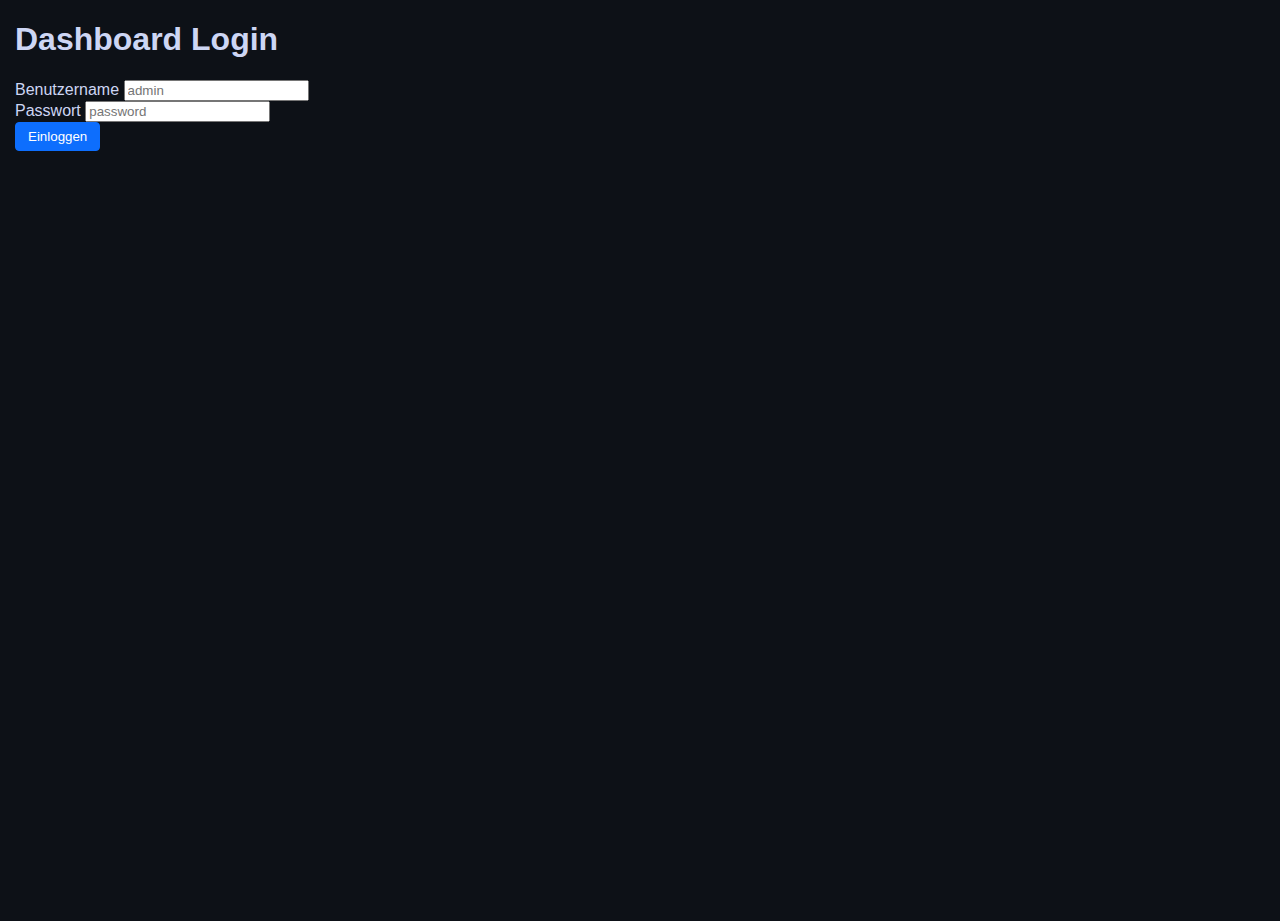
<file: web-dashboard/index.html>
<!DOCTYPE html>
<html lang="it">
<head>
    <meta charset="utf-8">
    <meta name="viewport" content="width=device-width, initial-scale=1">
    <title>Dashboard Anti‑Cheat</title>
    <!-- Core styles -->
    <link rel="stylesheet" href="assets/css/bootstrap.min.css">
    <link rel="stylesheet" href="assets/css/custom.css">
    <link rel="stylesheet" href="style.css">
</head>
<body>
    <nav class="navbar navbar-expand-lg navbar-dark bg-dark">
        <div class="container-fluid">
            <a class="navbar-brand" href="#">Dashboard Anti‑Cheat</a>
            <button class="navbar-toggler" type="button" data-bs-toggle="collapse" data-bs-target="#navbarNav" aria-controls="navbarNav" aria-expanded="false" aria-label="Toggle navigation">
                <span class="navbar-toggler-icon"></span>
            </button>
            <div class="collapse navbar-collapse" id="navbarNav">
                <ul class="navbar-nav ms-auto">
                    <li class="nav-item">
                        <button id="logoutBtn" class="btn btn-outline-light">Esci</button>
                    </li>
                </ul>
            </div>
        </div>
    </nav>

    <div class="container my-5">
    <h1 class="mb-4">Panoramica</h1>
        <div id="stats" class="row g-4">
            <!-- Statistik-Karten werden hier eingefügt -->
        </div>

    <h2 class="mt-5">Giocatori bannati</h2>
        <div class="table-responsive">
            <table class="table table-striped table-bordered" id="bansTable">
                <thead>
                    <tr>
                        <th>Identificatore</th>
                        <th>Motivo</th>
                        <th>Data ban</th>
                    </tr>
                </thead>
                <tbody></tbody>
            </table>
        </div>
    </div>

    <!-- Scripts -->
    <script src="assets/js/bootstrap.min.js"></script>
    <script src="assets/js/chart.js"></script>
    <script src="assets/js/main.js"></script>
    <script src="script.js"></script>
    <script>
    document.addEventListener('DOMContentLoaded', function() {
        // Prüfe, ob ein Token vorhanden ist
        if (!localStorage.getItem('token')) {
            window.location = 'login.html';
            return;
        }
        // Statistikdaten abrufen
        fetch('api/stats.php')
            .then(response => response.json())
            .then(data => {
                const statsDiv = document.getElementById('stats');
                const totalBans = data.totalBans || 0;
                const totalPlayers = data.totalPlayers || 0;
                statsDiv.innerHTML = `
                    <div class="col-md-4">
                        <div class="card text-center">
                            <div class="card-body">
                                <h5 class="card-title">Bans totali</h5>
                                <p class="card-text fs-3">${totalBans}</p>
                            </div>
                        </div>
                    </div>
                    <div class="col-md-4">
                        <div class="card text-center">
                            <div class="card-body">
                                <h5 class="card-title">Giocatori online</h5>
                                <p class="card-text fs-3">${totalPlayers}</p>
                            </div>
                        </div>
                    </div>
                `;
            });
        // Banns laden
        fetch('api/bans.php')
            .then(res => res.json())
            .then(data => {
                const tbody = document.querySelector('#bansTable tbody');
                tbody.innerHTML = '';
                Object.keys(data).forEach(id => {
                    const ban = data[id];
                    const tr = document.createElement('tr');
                    const ts = ban.bannedAt ? parseInt(ban.bannedAt) : 0;
                    tr.innerHTML = `
                        <td>${id}</td>
                        <td>${ban.reason}</td>
                        <td>${new Date(ts * 1000).toLocaleString()}</td>
                    `;
                    tbody.appendChild(tr);
                });
            });
        // Logout
        document.getElementById('logoutBtn').addEventListener('click', function() {
            localStorage.removeItem('token');
            window.location = 'login.html';
        });
    });
    </script>
</body>
</html>
</file>
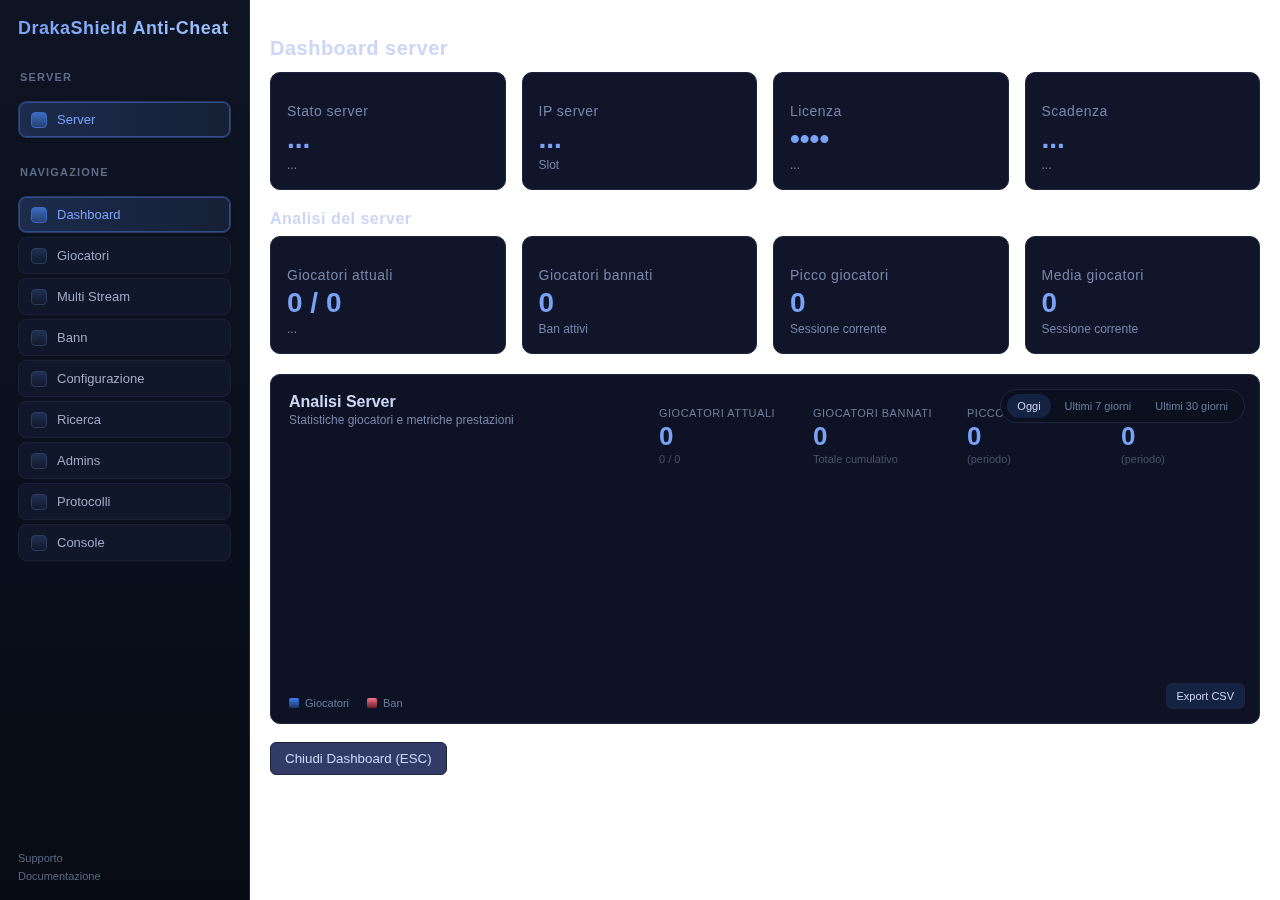
<file: client/ui/index.html>
<!DOCTYPE html>
<!--
  DrakaShield Anti-Cheat – Pannello di controllo completo

  Questa pagina replica l'interfaccia vista nelle schermate inviate. È strutturata
  con una barra laterale per la navigazione e varie sezioni per dashboard,
  giocatori, ban, configurazione, ricerca, amministratori, protocolli e console.
  Tutti i testi sono in italiano e l'interfaccia non contiene riferimenti a
  WaveShield o Demo. Il design usa un tema scuro simile agli screenshot.

  Nota: questa è una interfaccia statica. Per renderla dinamica occorre
  collegare le sezioni a script lato server o client che forniscano i dati.
-->
<html lang="it">
  <head>
    <meta charset="UTF-8" />
    <meta name="viewport" content="width=device-width, initial-scale=1.0" />
    <title>DrakaShield Anti‑Cheat</title>
    <style>
      /* ============= GLOBAL / LAYOUT RESTORE (lost in last merge) ============= */
      /* Reset completo */
      html, body, #ui-container {
        width: 100%;
        height: 100%;
        margin: 0;
        padding: 0;
        overflow: hidden;
        position: fixed;
        top: 0;
        left: 0;
        right: 0;
        bottom: 0;
        -webkit-overflow-scrolling: touch;
      }
      
      /* Reset del body */
      body {
        background: transparent !important;
        display: block !important;
      }
      /* Stile del contenitore principale */
      #ui-container {
        position: fixed;
        top: 0;
        left: 0;
        width: 100%;
        height: 100%;
        background: radial-gradient(circle at 25% 15%, #101a33 0%, #060b18 60%, #04070f 100%);
        color: #cdd6f4;
        font-family: "Segoe UI", Arial, sans-serif;
        -webkit-font-smoothing: antialiased;
        overflow: hidden;
        display: flex;
        flex-direction: row;
        overflow: hidden;
      }
      * { box-sizing: border-box; }

      /* Override global font and text color: all text in the UI should be white and use Arial */
      body, #ui-container, #ui-container * {
        font-family: Arial, sans-serif !important;
        /* Default text color white, but do not force !important so inline colors (e.g. status labels) still apply */
        color: #ffffff;
      }
      h1,h2,h3,h4 { font-weight: 600; letter-spacing: .5px; }
      a { color: #7aa2f7; text-decoration: none; }

      /* Scrollbar subtle */
      ::-webkit-scrollbar { width: 8px; }
      ::-webkit-scrollbar-track { background: #0b1122; }
      ::-webkit-scrollbar-thumb { background: #1e253f; border-radius: 4px; }
      ::-webkit-scrollbar-thumb:hover { background: #2b3553; }

      /* Sidebar */
      #sidebar {
        position: relative;
        width: 250px;
        min-width: 250px;
        height: 100vh;
        overflow-y: auto;
        z-index: 1000;
        background: linear-gradient(180deg,#0f1424 0%,#0a0f1d 60%,#070b14 100%);
        border-right: 1px solid #1e253f;
        padding: 18px 18px 14px 18px;
        display: flex;
        flex-direction: column;
        gap: 14px;
        box-sizing: border-box;
        flex-shrink: 0;
      }
      #sidebar h1 {
        margin: 0 0 4px 0;
        font-size: 18px;
        background: linear-gradient(90deg,#7aa2f7,#a0c5ff);
  background-clip: text;
        -webkit-background-clip: text;
        color: transparent;
        font-weight: 600;
      }
      #sidebar .section-title {
        font-size: 11px;
        text-transform: uppercase;
        letter-spacing: 1.2px;
        color: #5e6b87;
        margin: 14px 0 4px 2px;
        font-weight: 600;
      }
      #sidebar ul { list-style: none; padding: 0; margin: 0; display: flex; flex-direction: column; gap: 4px; }
      #sidebar ul li {
        font-size: 13px;
        padding: 10px 12px 10px 38px;
        background: #10172b;
        border: 1px solid #1a2238;
        border-radius: 8px;
        color: #9da9c2;
        cursor: pointer;
        position: relative;
        transition: background .18s, color .18s, border-color .18s;
        user-select: none;
      }
      #sidebar ul li:before {
        content: '';
        position: absolute; left: 12px; top: 50%; transform: translateY(-50%);
        width: 14px; height: 14px; border-radius: 4px;
        background: linear-gradient(180deg,#202f52,#111a2e);
        border: 1px solid #2d3b5e;
      }
      #sidebar ul li:hover { background: #18223a; color: #cdd6f4; }
      #sidebar ul li.active {
        background: linear-gradient(90deg,#1d2c4d,#152036);
        border-color: #2b3a5e;
        color: #7aa2f7;
        box-shadow: 0 0 0 1px #2d4f8d inset, 0 2px 4px -2px rgba(0,0,0,.4);
      }
      #sidebar ul li.active:before { background: linear-gradient(180deg,#3d6ac1,#244170); border-color:#3d6ac1; }
      #sidebar .bottom { margin-top: auto; font-size: 11px; display: flex; flex-direction: column; gap: 6px; color: #5d6b86; }
      #sidebar .bottom div { cursor: pointer; }
      #sidebar .bottom div:hover { color: #7aa2f7; }

      /* Generic buttons */
      button:not(.period-btn):not(.log-chip) {
        font-family: inherit;
      }
      .btn, .button-primary {
        background: #1b263f;
        color: #cdd6f4;
        border: 1px solid #263552;
        border-radius: 8px;
        padding: 8px 14px;
        font-size: 13px;
        cursor: pointer;
        display: inline-flex;
        align-items: center;
        gap: 6px;
        transition: background .18s, border-color .18s, color .18s, transform .15s;
      }
      .btn:hover, .button-primary:hover { background:#243455; }
      .btn:active, .button-primary:active { transform: translateY(1px); }
      .btn-danger { background:#2e1620; border-color:#46202e; color:#f7768e; }
      .btn-danger:hover { background:#3d1d2b; }
      .btn-secondary { background:#141d31; border-color:#1e2a45; color:#b4c1da; }
      .btn-secondary:hover { background:#1d2a45; }

      /* Category / chip active state unify */
      .chip-active, .log-chip.active { box-shadow: 0 0 0 1px #2d4f8d inset; }

      /* Main content area */
      #main {
        position: fixed;
        top: 0;
        left: 250px;
        right: 0;
        bottom: 0;
        padding: 20px;
        overflow-y: auto;
        z-index: 900;
        height: 100vh;
        box-sizing: border-box;
        display: flex;
        flex-direction: column;
      }
      .section {
        display: none;
      }
      .section.active {
        display: block;
      }
      /* Dashboard cards */
      .cards {
        display: grid;
        grid-template-columns: repeat(auto-fit, minmax(180px, 1fr));
        gap: 16px;
      }
      .card {
        background: #11152a;
        border: 1px solid #1e253f;
        border-radius: 10px;
        padding: 16px;
      }
      .card h3 {
        font-size: 14px;
        font-weight: normal;
        color: #7986a8;
        margin-bottom: 4px;
      }
      .card .value {
        font-size: 28px;
        font-weight: bold;
        color: #7aa2f7;
      }
      .card small {
        font-size: 12px;
        color: #7986a8;
      }
      /* Players grid */
      .players-grid {
        display: grid;
        grid-template-columns: repeat(auto-fit, minmax(220px, 1fr));
        gap: 16px;
      }
      .player-card {
        background: #11152a;
        border-radius: 10px;
        padding: 14px;
        border: 1px solid #1e253f;
        display: flex;
        flex-direction: column;
      }
      .player-card .header {
        display: flex;
        justify-content: space-between;
        align-items: center;
        margin-bottom: 8px;
      }
      .player-card .id {
        font-size: 12px;
        background: #313b66;
        color: #cdd6f4;
        padding: 2px 6px;
        border-radius: 4px;
      }
      .player-card .ping {
        font-size: 12px;
        color: #a6adc8;
      }
      .player-card .name {
        font-weight: bold;
        color: #cdd6f4;
        margin-bottom: 4px;
      }
      .player-card .joined {
        font-size: 12px;
        color: #7986a8;
        margin-bottom: 8px;
      }
      .player-card .bar {
        height: 6px;
        background: #313b66;
        border-radius: 4px;
        overflow: hidden;
        margin-bottom: 4px;
      }
      .player-card .bar div {
        height: 100%;
        background: #7aa2f7;
      }
      .player-card .bar.health div {
        background: #f7768e;
      }
      /* Tables */
      table {
        width: 100%;
        border-collapse: collapse;
        margin-top: 12px;
      }
      th, td {
        padding: 8px;
        border: 1px solid #1e253f;
        font-size: 13px;
      }
      th {
        background: #11152a;
        color: #7986a8;
        font-weight: normal;
      }
      tr:nth-child(even) td {
        background: #0d1330;
      }
      /* Toggle switches */
      .toggle {
        position: relative;
        width: 40px;
        height: 20px;
        height: 14px;
        width: 14px;
        left: 3px;
        bottom: 3px;
        background-color: white;
        transition: .4s;
        border-radius: 50%;
      }
      input:checked + .slider {
        background-color: #7aa2f7;
      }
      input:checked + .slider:before {
        transform: translateX(20px);
      }
      /* Search bar */
      .search-bar {
        background: #11152a;
        border: 1px solid #1e253f;
        border-radius: 6px;
        padding: 6px 10px;
        margin-bottom: 10px;
        width: 100%;
        color: #cdd6f4;
      }
      /* Logs console */
      .console {
        background: #0d1330;
        border: 1px solid #1e253f;
        border-radius: 6px;
        padding: 10px;
        height: 400px;
        overflow-y: auto;
        font-family: monospace;
        white-space: pre;
        font-size: 12px;
      }
      /* Analysis redesigned card */
      .analysis-card {
        background:#0d1324;
        border:1px solid #1e253f;
        border-radius:10px;
        padding:18px 18px 14px;
        margin-top:20px;
        position:relative;
        display:flex;
        flex-direction:column;
        gap:14px;
      }
      .analysis-header {display:flex;align-items:flex-start;gap:18px;flex-wrap:wrap;}
      .analysis-title {font-size:16px;font-weight:600;color:#cdd6f4;}
      .analysis-sub {font-size:12px;color:#7986a8;margin-top:2px;}
      .analysis-metrics {display:flex;flex-wrap:wrap;gap:34px;margin-left:auto;}
      .analysis-metric {min-width:120px;}
      .analysis-metric h4 {font-size:11px;font-weight:500;letter-spacing:.5px;text-transform:uppercase;color:#6e7d99;margin-bottom:4px;}
      .analysis-metric .num {font-size:26px;font-weight:600;line-height:1;color:#7aa2f7;}
      .analysis-metric small {font-size:11px;color:#48526b;display:block;margin-top:4px;}
      .analysis-periods {position:absolute;top:14px;right:14px;display:flex;gap:4px;background:#0a1020;padding:4px 6px;border:1px solid #1e253f;border-radius:999px;}
      .analysis-periods button {background:transparent;border:none;color:#6e7d99;font-size:11px;padding:6px 10px;border-radius:999px;cursor:pointer;transition:background .15s,color .15s;}
      .analysis-periods button.active {background:#132341;color:#cdd6f4;}
      .analysis-chart-wrapper {position:relative;width:100%;height:200px;}
      #analysisChart {width:100%!important;height:100%!important;}
      .analysis-legend {display:flex;gap:18px;font-size:11px;color:#6e7d99;margin-top:4px;}
      .analysis-legend span {display:flex;align-items:center;gap:6px;}
      .dot {width:10px;height:10px;border-radius:2px;display:inline-block;}
      .dot.players {background:linear-gradient(180deg,#3a81f6,#1d3160);} 
      .dot.bans {background:linear-gradient(180deg,#f7768e,#6a1c29);} 
      .btn-export {position:absolute;bottom:14px;right:14px;background:#132341;color:#cdd6f4;border:1px solid #1e253f;font-size:11px;padding:6px 10px;border-radius:6px;cursor:pointer;}
      @media (max-width:900px){.analysis-metrics{gap:20px;margin-left:0;} .analysis-periods{position:static;margin-left:auto;} .analysis-card{padding-top:54px;}}
      /* Misc */
      h2 {
        margin-bottom: 12px;
        color: #cdd6f4;
        font-size: 20px;
      }
      h3 {
        margin-bottom: 8px;
        color: #cdd6f4;
        font-size: 16px;
      }

      /* Filters for players and logs */
      .filters {
        margin-bottom: 10px;
      }
      .filter-options {
        display: flex;
        flex-wrap: wrap;
        gap: 10px;
        margin-top: 8px;
      }
      .filters label {
        font-size: 12px;
        color: #a6adc8;
      }
      .filters select {
        background: #11152a;
        border: 1px solid #1e253f;
        border-radius: 6px;
        padding: 4px;
        color: #cdd6f4;
        font-size: 12px;
      }

      /* Ban controls */
      .ban-controls {
        display: flex;
        gap: 8px;
        margin-bottom: 8px;
      }
      .ban-controls button {
        background: #313b66;
        border: none;
        color: #cdd6f4;
        padding: 6px 10px;
        border-radius: 6px;
        cursor: pointer;
        font-size: 12px;
      }
      .ban-controls select {
        margin-left: auto;
        background: #11152a;
        border: 1px solid #1e253f;
        border-radius: 6px;
        color: #cdd6f4;
        padding: 4px 6px;
        font-size: 12px;
      }

      /* Config tabs */
      .config-tabs {
        display: flex;
        gap: 8px;
        margin-bottom: 8px;
      }
      .config-tabs button {
        background: #11152a;
        border: 1px solid #1e253f;
        color: #cdd6f4;
        padding: 4px 8px;
        border-radius: 6px;
        cursor: pointer;
        font-size: 12px;
      }
      .config-tabs button.active {
        background: #313b66;
        color: #7aa2f7;
      }

      /* Console controls */
      .console-controls {
        display: flex;
        gap: 8px;
        margin-bottom: 8px;
      }
      .console-controls button {
        background: #313b66;
        border: none;
        color: #cdd6f4;
        padding: 4px 8px;
        border-radius: 6px;
        cursor: pointer;
        font-size: 12px;
      }
      .console-controls input {
        flex: 1;
        background: #11152a;
        border: 1px solid #1e253f;
        border-radius: 6px;
        padding: 6px;
        color: #cdd6f4;
        font-size: 12px;
      }
    </style>
    <style>
      /* Reset completo per FiveM */
      html, body, #ui-container {
        position: fixed !important;
        top: 0 !important;
        left: 0 !important;
        right: 0 !important;
        bottom: 0 !important;
        margin: 0 !important;
        padding: 0 !important;
        width: 100% !important;
        height: 100% !important;
        overflow: hidden !important;
      }
      
      /* Assicura che il body abbia sfondo trasparente */
      body {
        background: transparent !important;
      }
      
      /* Stile del container principale */
      #ui-container {
        display: flex;
        flex-direction: column;
        background: radial-gradient(circle at 25% 15%, #101a33 0%, #060b18 60%, #04070f 100%);
        color: #cdd6f4;
        font-family: "Segoe UI", Arial, sans-serif;
        -webkit-font-smoothing: antialiased;
      }
      
      /* Sidebar fissa a sinistra */
      #sidebar {
        position: fixed;
        top: 0;
        left: 0;
        bottom: 0;
        width: 250px;
        background: linear-gradient(180deg,#0f1424 0%,#0a0f1d 60%,#070b14 100%);
        border-right: 1px solid #1e253f;
        padding: 18px;
        overflow-y: auto;
        z-index: 1000;
      }
      
      /* Contenuto principale */
      #main {
        flex: 1;
        padding: 20px;
        overflow-y: auto;
        z-index: 900;
        height: 100vh;
        box-sizing: border-box;
      }
    </style>
  </head>
  <body style="margin: 0; padding: 0; overflow: hidden; position: fixed; top: 0 !important; left: 0 !important; width: 100% !important; height: 100% !important; transform: none !important; background: transparent !important; line-height: normal !important; font-size: 16px !important; display: flex !important; flex-direction: row !important; align-items: stretch !important; box-sizing: border-box !important; min-height: 100vh !important; -webkit-font-smoothing: antialiased !important; -webkit-text-size-adjust: 100% !important; -webkit-overflow-scrolling: touch !important; overscroll-behavior: none !important; touch-action: manipulation !important; -webkit-tap-highlight-color: transparent !important; -webkit-user-select: none !important; user-select: none !important; -webkit-transform: translateZ(0) !important; transform: translateZ(0) !important; will-change: transform !important; contain: strict !important; overflow-anchor: none !important; -webkit-transform-style: preserve-3d !important; transform-style: preserve-3d !important; backface-visibility: hidden !important; -webkit-backface-visibility: hidden !important; -webkit-perspective: 1000px !important; perspective: 1000px !important;">
    <!-- Sidebar -->
    <div id="sidebar">
      <h1>DrakaShield Anti‑Cheat</h1>
      <div class="section-title">Server</div>
      <ul id="server-list">
        <li class="active" id="serverEntry" data-section="dashboard">Server</li>
      </ul>
      <div class="section-title">Navigazione</div>
      <ul id="nav-list">
        <li class="active" data-section="dashboard">Dashboard</li>
        <li data-section="players">Giocatori</li>
        <!-- <li data-section="map">Mappa interattiva</li> --> <!-- removed mappa interattiva -->
        <li data-section="multi">Multi Stream</li>
        <li data-section="bans">Bann</li>
        <li data-section="config">Configurazione</li>
        <li data-section="search">Ricerca</li>
        <li data-section="admins">Admins</li>
        <li data-section="logs">Protocolli</li>
        <li data-section="console">Console</li>
      </ul>
      <div class="bottom">
        <div>Supporto</div>
        <div>Documentazione</div>
      </div>
    </div>
    <!-- Main content -->
    <div id="main">
      <!-- Dashboard -->
      <div id="dashboard" class="section active">
        <h2>Dashboard server</h2>
        <div class="cards">
          <div class="card">
            <h3>Stato server</h3>
            <div class="value" id="cardServerStatus">...</div>
            <small id="cardServerName">...</small>
          </div>
          <div class="card">
            <h3>IP server</h3>
            <div class="value" id="cardServerIP">...</div>
            <small id="cardServerPlayers">Slot</small>
          </div>
          <div class="card">
            <h3>Licenza</h3>
            <div class="value" id="cardLicenseMasked">••••</div>
            <small id="cardLicenseStatus">...</small>
          </div>
          <div class="card">
            <h3>Scadenza</h3>
            <div class="value" id="cardLicenseDays">...</div>
            <small id="cardLicenseExpiry">...</small>
          </div>
        </div>
        <h3 style="margin-top:20px;">Analisi del server</h3>
        <div class="cards">
          <div class="card">
            <h3>Giocatori attuali</h3>
            <div class="value" id="cardPlayersNow">0</div>
            <small id="cardPlayersSlots">...</small>
          </div>
          <div class="card">
            <h3>Giocatori bannati</h3>
            <div class="value" id="cardPlayersBanned">0</div>
            <small>Ban attivi</small>
          </div>
          <div class="card">
            <h3>Picco giocatori</h3>
            <div class="value" id="cardPlayersPeak">0</div>
            <small>Sessione corrente</small>
          </div>
          <div class="card">
            <h3>Media giocatori</h3>
            <div class="value" id="cardPlayersAvg">0</div>
            <small>Sessione corrente</small>
          </div>
        </div>
        <div class="analysis-card" id="analysisCard">
          <div class="analysis-periods">
            <button class="period-btn active" data-period="today">Oggi</button>
            <button class="period-btn" data-period="7d">Ultimi 7 giorni</button>
            <button class="period-btn" data-period="30d">Ultimi 30 giorni</button>
          </div>
          <div class="analysis-header">
            <div>
              <div class="analysis-title">Analisi Server</div>
              <div class="analysis-sub">Statistiche giocatori e metriche prestazioni</div>
            </div>
            <div class="analysis-metrics">
              <div class="analysis-metric">
                <h4>Giocatori attuali</h4>
                <div class="num" id="analysisCurrentPlayers">0</div>
                <small id="analysisCurrentPlayersSlots">0 / 0</small>
              </div>
              <div class="analysis-metric">
                <h4>Giocatori bannati</h4>
                <div class="num" id="analysisBannedPlayers">0</div>
                <small>Totale cumulativo</small>
              </div>
              <div class="analysis-metric">
                <h4>Picco giocatori</h4>
                <div class="num" id="analysisPeakPlayers">0</div>
                <small id="analysisPeakLabel">(periodo)</small>
              </div>
              <div class="analysis-metric">
                <h4>Media giocatori</h4>
                <div class="num" id="analysisAvgPlayers">0</div>
                <small id="analysisAvgLabel">(periodo)</small>
              </div>
            </div>
          </div>
          <div class="analysis-chart-wrapper">
            <canvas id="analysisChart"></canvas>
          </div>
          <div class="analysis-legend">
            <span><span class="dot players"></span> Giocatori</span>
            <span><span class="dot bans"></span> Ban</span>
          </div>
          <button class="btn-export" id="exportSamples">Export CSV</button>
        </div>
        <button id="closeDashboard" style="margin-top:18px;background:#313b66;border:1px solid #1e253f;color:#cdd6f4;padding:8px 14px;border-radius:6px;cursor:pointer;">Chiudi Dashboard (ESC)</button>
      </div>
      <!-- Players -->
      <div id="players" class="section">
        <h2>Giocatori online</h2>
        <!-- Barra di ricerca per i giocatori -->
        <input id="playersSearch" class="search-bar" type="text" placeholder="Cerca giocatore per nome, ID o dettagli…" />
        <!-- Filtri per i giocatori -->
        <div class="filters">
          <label><input type="checkbox" id="filterNew"> Mostra nuovi giocatori (&lt;1h)</label>
          <label><input type="checkbox" id="filterRecent"> Mostra giocatori recenti (&lt;30m)</label>
          <label><input type="checkbox" id="filterThreat"> Mostra minacce potenziali</label>
        </div>
        <!-- Contenitore dinamico per i giocatori -->
        <div class="players-grid" id="playersContainer" style="margin-top:10px;"></div>
        <!-- Modale dettagli giocatore -->
        <div id="playerDetailModal" style="display:none;position:fixed;inset:0;background:rgba(0,0,0,0.55);backdrop-filter:blur(4px);align-items:flex-start;justify-content:center;padding-top:60px;z-index:500;">
          <div style="background:#0d1324;border:1px solid #1e253f;border-radius:14px;width:640px;max-width:95%;padding:26px 28px 24px;position:relative;font-size:14px;">
            <button id="closePlayerDetail" style="position:absolute;top:10px;right:10px;background:#132341;color:#cdd6f4;border:1px solid #1e253f;border-radius:6px;font-size:12px;padding:4px 8px;cursor:pointer;">✕</button>
            <h3 id="pdTitle" style="margin:0 0 4px 0;font-size:18px;color:#cdd6f4;display:flex;align-items:center;gap:8px;">
              <span style="font-size:18px;">👁️</span> <span id="pdName">Giocatore</span>
            </h3>
            <p style="margin:0 0 18px 0;color:#7986a8;font-size:12px;">Dettagli e azioni amministrative per questo giocatore</p>
            <div style="display:grid;grid-template-columns:1fr 1fr;gap:18px;margin-bottom:22px;">
              <div>
                <div style="font-size:11px;color:#6e7d99;text-transform:uppercase;letter-spacing:.5px;">Nome giocatore</div>
                <div id="pdNameVal" style="font-weight:600;margin-bottom:12px;">-</div>
                <div style="font-size:11px;color:#6e7d99;text-transform:uppercase;letter-spacing:.5px;">Stato</div>
                <div id="pdStatus" style="font-weight:600;margin-bottom:12px;">-</div>
                <div style="font-size:11px;color:#6e7d99;text-transform:uppercase;letter-spacing:.5px;">Tempo di gioco totale</div>
                <div id="pdPlayTotal" style="margin-bottom:12px;">-</div>
                <div style="font-size:11px;color:#6e7d99;text-transform:uppercase;letter-spacing:.5px;">Indirizzo IP</div>
                <div id="pdIP" style="margin-bottom:12px;">-</div>
              </div>
              <div>
                <div style="font-size:11px;color:#6e7d99;text-transform:uppercase;letter-spacing:.5px;">ID giocatore</div>
                <div id="pdId" style="font-weight:600;margin-bottom:12px;">-</div>
                <div style="font-size:11px;color:#6e7d99;text-transform:uppercase;letter-spacing:.5px;">Tempo online</div>
                <div id="pdOnlineTime" style="margin-bottom:12px;">-</div>
                <div style="font-size:11px;color:#6e7d99;text-transform:uppercase;letter-spacing:.5px;">Affidabilità</div>
                <div id="pdReliability" style="display:flex;align-items:center;gap:6px;">-</div>
                <div style="font-size:11px;color:#6e7d99;text-transform:uppercase;letter-spacing:.5px;">Licenza</div>
                <div id="pdLicense" style="font-weight:600;margin-bottom:12px;">-</div>
                <div style="font-size:11px;color:#6e7d99;text-transform:uppercase;letter-spacing:.5px;">Ping</div>
                <div id="pdPing" style="font-weight:600;margin-bottom:12px;">-</div>
                <div style="font-size:11px;color:#6e7d99;text-transform:uppercase;letter-spacing:.5px;">Entrato</div>
                <div id="pdJoined" style="margin-bottom:12px;">-</div>
              </div>
            </div>
            <div style="background:#0a1020;border:1px solid #1e253f;border-radius:10px;padding:14px 16px;margin-bottom:22px;">
              <div style="font-size:12px;color:#7986a8;margin-bottom:8px;">Hai bisogno di maggiori dettagli su questo giocatore?</div>
              <button id="pdOpenSearch" style="background:#132341;border:1px solid #1e253f;color:#cdd6f4;font-size:12px;padding:6px 12px;border-radius:6px;cursor:pointer;display:flex;align-items:center;gap:6px;">🔍 Apri nella ricerca giocatori</button>
            </div>
            <div style="display:grid;grid-template-columns:1fr 1fr;gap:12px;">
              <button id="btnKick" style="background:#141b2f;border:1px solid #1e253f;color:#cdd6f4;padding:10px 12px;border-radius:8px;cursor:pointer;display:flex;align-items:center;gap:6px;justify-content:center;">⏲️ Espelli giocatore</button>
              <button id="btnBan" style="background:#24131e;border:1px solid #3a1d29;color:#f7768e;padding:10px 12px;border-radius:8px;cursor:pointer;display:flex;align-items:center;gap:6px;justify-content:center;">⚡ Banna giocatore</button>
              <button id="btnScreenshot" style="background:#141b2f;border:1px solid #1e253f;color:#cdd6f4;padding:10px 12px;border-radius:8px;cursor:pointer;display:flex;align-items:center;gap:6px;justify-content:center;">📸 Screenshot</button>
              <button id="btnSpectate" style="background:#141b2f;border:1px solid #1e253f;color:#cdd6f4;padding:10px 12px;border-radius:8px;cursor:pointer;display:flex;align-items:center;gap:6px;justify-content:center;">🛰️ Osserva giocatore</button>
            </div>
            <div id="pdFeedback" style="margin-top:16px;font-size:12px;color:#7986a8;min-height:16px;"></div>
          </div>
        </div>
        <!-- Modale Kick -->
        <div id="kickModal" style="display:none;position:fixed;inset:0;background:rgba(0,0,0,0.55);backdrop-filter:blur(4px);align-items:flex-start;justify-content:center;padding-top:120px;z-index:520;">
          <div style="background:#0d1324;border:1px solid #1e253f;border-radius:14px;width:560px;max-width:95%;padding:24px 26px 22px;position:relative;">
            <button data-close="kickModal" style="position:absolute;top:10px;right:10px;background:#132341;color:#cdd6f4;border:1px solid #1e253f;border-radius:6px;font-size:12px;padding:4px 8px;cursor:pointer;">✕</button>
            <h3 style="margin:0 0 4px 0;font-size:18px;color:#cdd6f4;display:flex;gap:8px;align-items:center;">🚫 <span id="kickTitle">Espelli</span></h3>
            <p style="margin:0 0 14px 0;color:#7986a8;font-size:12px;">Questa azione rimuove temporaneamente il giocatore dal server.</p>
            <label style="font-size:12px;color:#6e7d99;display:block;margin-bottom:6px;">Motivo kick (opzionale)</label>
            <textarea id="kickReason" style="width:100%;height:90px;background:#0a1020;border:1px solid #1e253f;border-radius:8px;padding:10px;color:#cdd6f4;resize:none;font-size:13px;" placeholder="Inserisci il motivo del kick..."></textarea>
            <div style="display:flex;justify-content:flex-end;gap:10px;margin-top:18px;">
              <button data-close="kickModal" style="background:#132341;border:1px solid #1e253f;color:#cdd6f4;padding:8px 14px;border-radius:8px;cursor:pointer;font-size:13px;">Annulla</button>
              <button id="kickConfirm" style="background:#5c1f28;border:1px solid #813947;color:#f7768e;padding:8px 14px;border-radius:8px;cursor:pointer;font-size:13px;font-weight:600;">🚫 Espelli giocatore</button>
            </div>
            <div id="kickFeedback" style="margin-top:10px;font-size:12px;color:#7986a8;min-height:16px;"></div>
          </div>
        </div>
        <!-- Modale Ban -->
        <div id="banModal" style="display:none;position:fixed;inset:0;background:rgba(0,0,0,0.55);backdrop-filter:blur(4px);align-items:flex-start;justify-content:center;padding-top:120px;z-index:520;">
          <div style="background:#0d1324;border:1px solid #1e253f;border-radius:14px;width:560px;max-width:95%;padding:24px 26px 22px;position:relative;">
            <button data-close="banModal" style="position:absolute;top:10px;right:10px;background:#132341;color:#cdd6f4;border:1px solid #1e253f;border-radius:6px;font-size:12px;padding:4px 8px;cursor:pointer;">✕</button>
            <h3 style="margin:0 0 4px 0;font-size:18px;color:#cdd6f4;display:flex;gap:8px;align-items:center;">⚡ <span id="banTitle">Banna</span></h3>
            <p style="margin:0 0 14px 0;color:#7986a8;font-size:12px;">Questa azione banna il giocatore dal server.</p>
            <label style="font-size:12px;color:#6e7d99;display:block;margin-bottom:6px;">Motivo ban *</label>
            <textarea id="banReason" style="width:100%;height:100px;background:#0a1020;border:1px solid #1e253f;border-radius:8px;padding:10px;color:#cdd6f4;resize:none;font-size:13px;" placeholder="Inserisci il motivo del ban..."></textarea>
            <label style="margin-top:10px;display:flex;align-items:center;gap:6px;font-size:12px;color:#cdd6f4;cursor:pointer;">
              <input id="banPermanent" type="checkbox" checked style="accent-color:#7aa2f7;"> Ban permanente
            </label>
            <div style="display:flex;justify-content:flex-end;gap:10px;margin-top:18px;">
              <button data-close="banModal" style="background:#132341;border:1px solid #1e253f;color:#cdd6f4;padding:8px 14px;border-radius:8px;cursor:pointer;font-size:13px;">Annulla</button>
              <button id="banConfirm" style="background:#5c1f28;border:1px solid #813947;color:#f7768e;padding:8px 14px;border-radius:8px;cursor:pointer;font-size:13px;font-weight:600;">⚡ Banna giocatore</button>
            </div>
            <div id="banFeedback" style="margin-top:10px;font-size:12px;color:#7986a8;min-height:16px;"></div>
          </div>
        </div>
        <!-- Modale Screenshot -->
        <div id="screenshotModal" style="display:none;position:fixed;inset:0;background:rgba(0,0,0,0.55);backdrop-filter:blur(4px);align-items:flex-start;justify-content:center;padding-top:160px;z-index:520;">
          <div style="background:#0d1324;border:1px solid #1e253f;border-radius:14px;width:560px;max-width:95%;padding:24px 26px 22px;position:relative;">
            <button data-close="screenshotModal" style="position:absolute;top:10px;right:10px;background:#132341;color:#cdd6f4;border:1px solid #1e253f;border-radius:6px;font-size:12px;padding:4px 8px;cursor:pointer;">✕</button>
            <h3 style="margin:0 0 4px 0;font-size:18px;color:#cdd6f4;display:flex;gap:8px;align-items:center;">📸 <span id="screenshotTitle">Screenshot</span></h3>
            <p style="margin:0 0 14px 0;color:#7986a8;font-size:12px;">Verrà richiesto uno screenshot della vista attuale del giocatore. Il file sarà inviato al server (Discord se configurato).</p>
            <div style="display:flex;justify-content:flex-end;gap:10px;margin-top:10px;">
              <button data-close="screenshotModal" style="background:#132341;border:1px solid #1e253f;color:#cdd6f4;padding:8px 14px;border-radius:8px;cursor:pointer;font-size:13px;">Annulla</button>
              <button id="screenshotConfirm" style="background:#132341;border:1px solid #1e253f;color:#7aa2f7;padding:8px 14px;border-radius:8px;cursor:pointer;font-size:13px;font-weight:600;">📸 Cattura screenshot</button>
            </div>
            <div id="screenshotFeedback" style="margin-top:10px;font-size:12px;color:#7986a8;min-height:16px;"></div>
          </div>
        </div>
        <!-- Modale Spectate -->
        <div id="spectateModal" style="display:none;position:fixed;inset:0;background:rgba(0,0,0,0.75);align-items:flex-start;justify-content:center;padding-top:40px;z-index:530;">
          <div style="background:#0d1324;border:1px solid #1e253f;border-radius:14px;width:860px;max-width:96%;padding:24px 26px 26px;position:relative;">
            <button data-close="spectateModal" id="spectateClose" style="position:absolute;top:10px;right:10px;background:#132341;color:#cdd6f4;border:1px solid #1e253f;border-radius:6px;font-size:12px;padding:4px 8px;cursor:pointer;">✕</button>
            <h3 style="margin:0 0 4px 0;font-size:18px;color:#cdd6f4;display:flex;gap:8px;align-items:center;">👁️ <span id="spectateTitle">Osserva</span></h3>
            <p style="margin:0 0 14px 0;color:#7986a8;font-size:12px;">Visualizza in tempo reale l'azione del giocatore. L'anteprima viene mostrata in gioco; usa i controlli per terminare.</p>
            <div style="background:#0a1020;border:1px solid #1e253f;border-radius:10px;height:420px;display:flex;align-items:center;justify-content:center;color:#546079;font-size:13px;position:relative;">
              <div id="spectateOverlayMsg">La visualizzazione avviene direttamente nel gioco, questa area funge da pannello di controllo.</div>
              <div style="position:absolute;top:8px;right:8px;display:flex;gap:6px;">
                <button id="spectateShot" title="Screenshot" style="background:#132341;border:1px solid #1e253f;color:#cdd6f4;padding:6px 8px;border-radius:6px;cursor:pointer;font-size:12px;">📸</button>
                <button id="spectateStop" title="Ferma" style="background:#5c1f28;border:1px solid #813947;color:#f7768e;padding:6px 8px;border-radius:6px;cursor:pointer;font-size:12px;">■</button>
              </div>
              <div style="position:absolute;bottom:10px;right:12px;font-size:11px;display:flex;align-items:center;gap:6px;">
                <span style="color:#7aa2f7;">▶</span><span style="color:#9ece6a;font-weight:600;">LIVE</span>
              </div>
            </div>
            <div style="display:flex;justify-content:flex-end;margin-top:14px;">
              <label style="display:flex;align-items:center;gap:6px;font-size:12px;color:#cdd6f4;cursor:pointer;">
                <input id="spectateHudToggle" type="checkbox" checked style="accent-color:#7aa2f7;"> Mantieni HUD disabilitato
              </label>
            </div>
            <div id="spectateFeedback" style="margin-top:10px;font-size:12px;color:#7986a8;min-height:16px;"></div>
          </div>
        </div>
      </div>
      <!-- Interactive Map removed -->
      <!-- Multi Stream -->
      <div id="multi" class="section">
        <h2>Multi Stream</h2>
        <p>Guarda e gestisci simultaneamente più stream dei giocatori online.</p>
        <div id="multiContainer" class="players-grid"></div>
      </div>
      <!-- Bans -->
      <div id="bans" class="section">
        <h2>Gestione ban</h2>
        <div style="font-size:13px;color:#7986a8;margin:-4px 0 14px 0;">Visualizza e gestisci i ban attivi del server</div>
        <div style="background:#11152a;border:1px solid #1e253f;border-radius:10px;padding:16px 18px 18px;display:flex;flex-direction:column;gap:14px;">
          <div style="display:flex;flex-wrap:wrap;gap:10px;align-items:center;">
            <input id="bansSearch" type="text" placeholder="Cerca per #ID, motivo o nome giocatore..." style="flex:1;min-width:260px;background:#0a1020;border:1px solid #1e253f;border-radius:8px;padding:10px;color:#cdd6f4;font-size:13px;" />
            <select id="banSort" style="background:#0a1020;border:1px solid #1e253f;border-radius:8px;padding:8px 10px;color:#cdd6f4;font-size:12px;">
              <option value="newest">Più recenti</option>
              <option value="oldest">Più vecchi</option>
            </select>
            <button id="banOffline" style="background:#132341;border:1px solid #1e253f;color:#7aa2f7;padding:10px 14px;border-radius:8px;cursor:pointer;font-size:13px;">🔌 Ban offline</button>
            <button id="unbanAll" style="background:#5c1f28;border:1px solid #813947;color:#f7768e;padding:10px 14px;border-radius:8px;cursor:pointer;font-size:13px;">✖ Sban tutti</button>
          </div>
          <div style="overflow:auto;">
            <table style="min-width:1000px;">
              <thead>
                <tr>
                  <th style="width:210px;">Giocatore</th>
                  <th style="width:80px;">#</th>
                  <th>Motivo</th>
                  <th style="width:70px;">Prova</th>
                  <th style="width:140px;">Stato</th>
                  <th style="width:140px;">Bannato il</th>
                  <th style="width:120px;">Azioni</th>
                </tr>
              </thead>
              <tbody id="bansTableBody"></tbody>
            </table>
          </div>
          <div id="bansCount" style="font-size:12px;color:#6e7d99;">0 ban trovati</div>
        </div>
        <!-- Modale dettagli ban -->
        <div id="banDetailModal" style="display:none;position:fixed;inset:0;background:rgba(0,0,0,.6);backdrop-filter:blur(4px);align-items:flex-start;justify-content:center;padding-top:60px;z-index:560;">
          <div style="background:#0d1324;border:1px solid #1e253f;border-radius:14px;width:640px;max-width:95%;padding:26px 28px 24px;position:relative;font-size:14px;">
            <button data-close="banDetailModal" style="position:absolute;top:10px;right:10px;background:#132341;color:#cdd6f4;border:1px solid #1e253f;border-radius:6px;font-size:12px;padding:4px 8px;cursor:pointer;">✕</button>
            <h3 style="margin:0 0 4px 0;font-size:18px;color:#cdd6f4;display:flex;align-items:center;gap:8px;">⚖️ <span id="bdTitle">Dettagli ban</span></h3>
            <p style="margin:0 0 16px 0;color:#7986a8;font-size:12px;">Informazioni dettagliate sul ban selezionato</p>
            <div style="display:grid;grid-template-columns:1fr 1fr;gap:18px;margin-bottom:20px;">
              <div>
                <div style="font-size:11px;color:#6e7d99;text-transform:uppercase;letter-spacing:.5px;">ID Ban</div>
                <div id="bdId" style="font-weight:600;margin-bottom:12px;">-</div>
                <div style="font-size:11px;color:#6e7d99;text-transform:uppercase;letter-spacing:.5px;">Motivo</div>
                <div id="bdReason" style="margin-bottom:12px;">-</div>
                <div style="font-size:11px;color:#6e7d99;text-transform:uppercase;letter-spacing:.5px;">Bannato il</div>
                <div id="bdDate" style="margin-bottom:12px;">-</div>
              </div>
              <div>
                <div style="font-size:11px;color:#6e7d99;text-transform:uppercase;letter-spacing:.5px;">Giocatore</div>
                <div id="bdPlayer" style="font-weight:600;margin-bottom:12px;">-</div>
                <div style="font-size:11px;color:#6e7d99;text-transform:uppercase;letter-spacing:.5px;">Bannato da</div>
                <div id="bdBy" style="margin-bottom:12px;">-</div>
                <div style="font-size:11px;color:#6e7d99;text-transform:uppercase;letter-spacing:.5px;">Scadenza</div>
                <div id="bdExpire" style="margin-bottom:12px;">-</div>
              </div>
            </div>
            <div id="bdEvidenceWrap" style="display:none;background:#0a1020;border:1px solid #1e253f;border-radius:10px;padding:14px 16px;margin-bottom:20px;">
              <div style="font-size:12px;color:#7986a8;margin-bottom:6px;">Prova allegata</div>
              <div id="bdEvidence" style="font-size:12px;word-break:break-all;">-</div>
            </div>
            <div style="display:flex;justify-content:flex-end;gap:10px;">
              <button id="bdUnban" style="background:#5c1f28;border:1px solid #813947;color:#f7768e;padding:8px 14px;border-radius:8px;cursor:pointer;font-size:13px;font-weight:600;">✖ Revoca ban</button>
              <button data-close="banDetailModal" style="background:#132341;border:1px solid #1e253f;color:#cdd6f4;padding:8px 14px;border-radius:8px;cursor:pointer;font-size:13px;">Chiudi</button>
            </div>
            <div id="bdFeedback" style="margin-top:12px;font-size:12px;color:#7986a8;min-height:16px;"></div>
          </div>
        </div>
        <!-- Modale Ban Offline -->
        <div id="offlineBanModal" style="display:none;position:fixed;inset:0;background:rgba(0,0,0,.55);backdrop-filter:blur(4px);align-items:flex-start;justify-content:center;padding-top:70px;z-index:570;">
          <div style="background:#0d1324;border:1px solid #1e253f;border-radius:16px;width:680px;max-width:95%;padding:30px 32px 26px;position:relative;font-size:14px;">
            <button data-close="offlineBanModal" style="position:absolute;top:12px;right:12px;background:#132341;color:#cdd6f4;border:1px solid #1e253f;border-radius:6px;font-size:12px;padding:4px 8px;cursor:pointer;">✕</button>
            <h3 style="margin:0 0 6px 0;font-size:20px;color:#cdd6f4;display:flex;align-items:center;gap:8px;">👤 <span>Banna giocatore</span></h3>
            <p style="margin:0 0 18px 0;color:#7986a8;font-size:12px;">Inserisci un identificatore del giocatore (licenza, nome, steam, discord) e il motivo. Opzionalmente allega una prova (URL immagine/video/documento) e scegli il tipo di ban.</p>
            <div style="display:flex;flex-direction:column;gap:14px;">
              <div>
                <label style="font-size:11px;color:#6e7d99;text-transform:uppercase;letter-spacing:.5px;display:block;margin-bottom:6px;">Identificatore giocatore *</label>
                <input id="obIdentifier" type="text" placeholder="license:..., steam:..., NomeGiocatore, discord:..." style="width:100%;background:#0a1020;border:1px solid #1e253f;border-radius:10px;padding:10px 12px;color:#cdd6f4;font-size:13px;" />
              </div>
              <div>
                <label style="font-size:11px;color:#6e7d99;text-transform:uppercase;letter-spacing:.5px;display:block;margin-bottom:6px;">Motivo *</label>
                <textarea id="obReason" placeholder="Motivo del ban..." style="width:100%;height:90px;background:#0a1020;border:1px solid #1e253f;border-radius:10px;padding:10px 12px;color:#cdd6f4;font-size:13px;resize:none;"></textarea>
              </div>
              <div>
                <label style="font-size:11px;color:#6e7d99;text-transform:uppercase;letter-spacing:.5px;display:block;margin-bottom:6px;">Prova (URL) opzionale</label>
                <input id="obEvidence" type="text" placeholder="https://... (immagine, video o documento)" style="width:100%;background:#0a1020;border:1px solid #1e253f;border-radius:10px;padding:10px 12px;color:#cdd6f4;font-size:13px;" />
              </div>
              <div>
                <label style="font-size:11px;color:#6e7d99;text-transform:uppercase;letter-spacing:.5px;display:block;margin-bottom:6px;">Durata ban</label>
                <select id="obDuration" style="width:100%;background:#0a1020;border:1px solid #1e253f;border-radius:10px;padding:10px 12px;color:#cdd6f4;font-size:13px;">
                  <option value="permanent">Permanente</option>
                  <option value="1h">1 ora</option>
                  <option value="6h">6 ore</option>
                  <option value="24h">24 ore</option>
                  <option value="7d">7 giorni</option>
                  <option value="30d">30 giorni</option>
                </select>
              </div>
            </div>
            <div style="display:flex;justify-content:flex-end;gap:12px;margin-top:24px;">
              <button data-close="offlineBanModal" style="background:#132341;border:1px solid #1e253f;color:#cdd6f4;padding:10px 16px;border-radius:8px;font-size:13px;cursor:pointer;">Annulla</button>
              <button id="obSubmit" style="background:#5c1f28;border:1px solid #813947;color:#f7768e;padding:10px 18px;border-radius:8px;font-size:13px;font-weight:600;cursor:pointer;">👤 Banna giocatore</button>
            </div>
            <div id="obFeedback" style="margin-top:12px;font-size:12px;color:#7986a8;min-height:18px;"></div>
          </div>
        </div>
        <!-- Modale Conferma Sban Tutti -->
        <div id="unbanAllModal" style="display:none;position:fixed;inset:0;background:rgba(0,0,0,.55);backdrop-filter:blur(4px);align-items:flex-start;justify-content:center;padding-top:140px;z-index:575;">
          <div style="background:#0d1324;border:1px solid #1e253f;border-radius:16px;width:520px;max-width:95%;padding:34px 34px 30px;position:relative;font-size:14px;">
            <h3 style="margin:0 0 8px 0;font-size:20px;color:#cdd6f4;">⚠️ Conferma sban globale</h3>
            <p style="margin:0 0 16px 0;font-size:13px;color:#7986a8;line-height:1.45;">Questa azione rimuoverà <strong>tutti</strong> i ban correnti dal sistema. L'operazione è permanente e non può essere annullata. Sei sicuro di voler procedere?</p>
            <div style="display:flex;justify-content:flex-end;gap:12px;">
              <button data-close="unbanAllModal" style="background:#132341;border:1px solid #1e253f;color:#cdd6f4;padding:10px 16px;border-radius:8px;font-size:13px;cursor:pointer;">Annulla</button>
              <button id="unbanAllConfirm" style="background:#5c1f28;border:1px solid #813947;color:#f7768e;padding:10px 18px;border-radius:8px;font-size:13px;font-weight:600;cursor:pointer;">✖ Sban tutti</button>
            </div>
            <div id="unbanAllFeedback" style="margin-top:14px;font-size:12px;color:#7986a8;min-height:18px;"></div>
          </div>
        </div>
      </div>
      <!-- Configuration -->
      <div id="config" class="section">
        <h2>Configurazione</h2>
        <p>Personalizza le opzioni di rilevamento del server. Usa le schede per navigare tra le categorie e attiva/disattiva le protezioni tramite i toggle.</p>
        <!-- Schede di categoria per la configurazione -->
        <div class="config-tabs">
          <button data-tab="main" class="active">Principale</button>
          <button data-tab="weapons">Armi</button>
          <button data-tab="entities">Entità</button>
          <button data-tab="explosions">Esplosioni</button>
          <button data-tab="premium">Premium</button>
          <button data-tab="beta">Beta</button>
          <button data-tab="settings">Impostazioni</button>
        </div>
        <!-- Contenuto dinamico per la categoria corrente -->
        <div id="config-content"></div>
      </div>
      <!-- Search -->
      <div id="search" class="section">
        <h2>Ricerca giocatori</h2>
        <!-- Barra di ricerca principale -->
        <input id="searchInput" class="search-bar" type="text" placeholder="Cerca per nome, licenza o identificatore…" />
        <p style="margin-top:8px;">Cerca e analizza la reputazione dei giocatori su diversi server. Il sistema valuta i ban attivi e storici per calcolare un indice di affidabilità.</p>
        <p><strong>Account alternativi:</strong> individua potenziali alt confrontando gli identificatori su diversi server. La privacy degli altri server è tutelata.</p>
        <!-- Risultati della ricerca -->
        <div id="searchResults" style="margin-top:16px;"></div>
      </div>
      <!-- Admins -->
      <div id="admins" class="section">
        <div style="display:flex;justify-content:space-between;align-items:center;gap:20px;flex-wrap:wrap;">
          <h2 style="margin:0;">Amministratori</h2>
          <button id="btnAddAdmin" class="btn" style="background:#1d4070;border-color:#27548f;color:#cdd6f4;font-weight:600;">➕ Aggiungi Admin</button>
        </div>
        <div style="background:#0d1324;border:1px solid #1e253f;border-radius:12px;padding:18px 20px;margin-top:18px;">
          <div style="font-size:13px;color:#7986a8;margin-bottom:14px;font-weight:500;">Filtri &amp; Ricerca</div>
          <div style="display:flex;gap:12px;flex-wrap:wrap;align-items:center;">
            <input id="adminsSearch" type="text" placeholder="Cerca nome, Discord o permesso…" style="flex:1;min-width:260px;background:#0a1020;border:1px solid #1e253f;border-radius:8px;padding:10px 14px;color:#cdd6f4;font-size:13px;"/>
            <select id="permFilter" style="background:#0a1020;border:1px solid #1e253f;border-radius:8px;padding:10px 12px;color:#cdd6f4;font-size:13px;min-width:200px;">
              <option value="">Tutte le autorizzazioni</option>
            </select>
          </div>
        </div>
        <div style="background:#0d1324;border:1px solid #1e253f;border-radius:12px;padding:8px 0 0;margin-top:16px;">
          <div style="padding:0 18px 10px;font-size:13px;color:#7986a8;" id="adminsMeta"></div>
          <div style="overflow:auto;max-height:500px;">
            <table style="margin:0;">
              <thead>
                <tr>
                  <th style="width:240px;">Admin</th>
                  <th style="width:180px;">Discord</th>
                  <th>Permessi</th>
                  <th style="width:140px;">Aggiunto</th>
                  <th style="width:90px;">Azioni</th>
                </tr>
              </thead>
              <tbody id="adminsTableBody"></tbody>
            </table>
          </div>
        </div>
      </div>
      <!-- Modal Aggiungi Admin -->
      <div id="addAdminModal" style="display:none;position:fixed;inset:0;background:rgba(0,0,0,.55);backdrop-filter:blur(4px);align-items:flex-start;justify-content:center;padding-top:120px;z-index:650;">
        <div style="background:#0d1324;border:1px solid #1e253f;border-radius:18px;width:560px;max-width:95%;padding:34px 36px 30px;position:relative;font-size:14px;">
          <h3 style="margin:0 0 10px 0;font-size:20px;color:#cdd6f4;display:flex;align-items:center;gap:8px;">➕ Nuovo Admin</h3>
          <div style="display:flex;flex-direction:column;gap:16px;max-height:420px;overflow:auto;padding-right:4px;">
            <div>
              <label style="display:block;font-size:12px;color:#6e7d99;margin:0 0 6px;">Seleziona giocatore online</label>
              <select id="aaPlayer" style="width:100%;background:#0a1020;border:1px solid #1e253f;border-radius:8px;padding:10px 12px;color:#cdd6f4;font-size:13px;"></select>
            </div>
            <div>
              <label style="display:block;font-size:12px;color:#6e7d99;margin:0 0 8px;">Permessi</label>
              <div id="aaPerms" style="display:grid;grid-template-columns:repeat(auto-fill,minmax(220px,1fr));gap:8px 10px;"></div>
            </div>
          </div>
          <div style="display:flex;justify-content:flex-end;gap:12px;margin-top:24px;">
            <button data-close="addAdminModal" class="btn btn-secondary">Annulla</button>
            <button id="aaSubmit" class="btn button-primary" style="background:#1d4070;border-color:#27548f;">Aggiungi Admin</button>
          </div>
          <div id="aaFeedback" style="margin-top:12px;font-size:12px;color:#7986a8;min-height:18px;"></div>
        </div>
      </div>
      <!-- Logs -->
      <div id="logs" class="section">
        <div style="background:#0d1324;border:1px solid #1e253f;border-radius:10px;padding:14px 16px 18px;margin-bottom:16px;">
          <div style="display:flex;justify-content:space-between;align-items:center;margin-bottom:8px;flex-wrap:wrap;gap:12px;">
            <div style="font-size:14px;font-weight:600;color:#cdd6f4;display:flex;align-items:center;gap:6px;">📊 <span>Server Event Logs</span><small style="font-weight:400;color:#7986a8;margin-left:8px;">Activity breakdown by event type over time</small></div>
            <div style="display:flex;gap:6px;">
              <button class="log-range-btn active" data-range="today" style="background:#132341;border:1px solid #1e253f;color:#7aa2f7;padding:4px 12px;border-radius:6px;font-size:12px;cursor:pointer;">Today</button>
              <button class="log-range-btn" data-range="7d" style="background:#132341;border:1px solid #1e253f;color:#cdd6f4;padding:4px 12px;border-radius:6px;font-size:12px;cursor:pointer;">7 days</button>
              <button class="log-range-btn" data-range="30d" style="background:#132341;border:1px solid #1e253f;color:#cdd6f4;padding:4px 12px;border-radius:6px;font-size:12px;cursor:pointer;">30 days</button>
            </div>
          </div>
          <canvas id="eventAreaChart" width="1400" height="260" style="width:100%;max-width:100%;background:#0a1020;border:1px solid #1e253f;border-radius:8px;"></canvas>
          <div id="eventLegend" style="display:flex;flex-wrap:wrap;gap:10px;font-size:11px;margin-top:10px;"></div>
        </div>
        <div style="background:#0d1324;border:1px solid #1e253f;border-radius:10px;padding:14px 16px;">
          <div style="display:flex;flex-direction:column;gap:10px;">
            <div style="display:flex;align-items:center;gap:10px;flex-wrap:wrap;">
              <div style="flex:1;min-width:240px;position:relative;">
                <input id="logsSearch" type="text" placeholder="Search by player name, ID, license, or details..." style="width:100%;background:#0a1020;border:1px solid #1e253f;border-radius:8px;padding:8px 12px;color:#cdd6f4;font-size:13px;"/>
              </div>
              <div style="display:flex;gap:6px;align-items:center;flex-wrap:wrap;">
                <div style="display:flex;gap:4px;align-items:center;">
                  <input id="logFrom" type="date" style="background:#0a1020;border:1px solid #1e253f;color:#cdd6f4;font-size:12px;border-radius:6px;padding:4px 6px;"/>
                  <span style="color:#6e7d99;font-size:12px;">→</span>
                  <input id="logTo" type="date" style="background:#0a1020;border:1px solid #1e253f;color:#cdd6f4;font-size:12px;border-radius:6px;padding:4px 6px;"/>
                </div>
                <button class="log-chip log-chip-on" data-chip="system" style="background:#132341;border:1px solid #1e253f;color:#7aa2f7;padding:4px 10px;border-radius:20px;font-size:11px;cursor:pointer;">⚙ System Events</button>
                <button class="log-chip log-chip-on" data-chip="server" style="background:#132341;border:1px solid #1e253f;color:#7aa2f7;padding:4px 10px;border-radius:20px;font-size:11px;cursor:pointer;">🖥 Server Events</button>
              </div>
            </div>
            <div style="font-size:12px;color:#7986a8;" id="logsMeta"></div>
            <div style="overflow:auto;max-height:520px;border:1px solid #1e253f;border-radius:8px;">
              <table style="margin:0;">
                <thead>
                  <tr>
                    <th style="width:120px;">Time</th>
                    <th style="width:140px;">Type</th>
                    <th style="width:180px;">Player</th>
                    <th>Details</th>
                    <th style="width:200px;">Member</th>
                  </tr>
                </thead>
                <tbody id="logsTableBody"></tbody>
              </table>
            </div>
          </div>
        </div>
        <div style="margin-top:14px;display:flex;justify-content:center;opacity:0.75;">
          <div style="display:flex;align-items:center;gap:10px;font-size:12px;color:#6e7d99;">
            <img src="../../web-dashboard/assets/img/logo.png" alt="EmpireRP" style="height:34px;width:auto;filter:drop-shadow(0 0 4px #0a1020);" onerror="this.style.display='none'"/>
            <span id="footerBrand">EmpireRP • Real-time Protocol Monitor</span>
          </div>
        </div>
      </div>
      <!-- Console -->
      <div id="console" class="section">
        <h2>Console in tempo reale</h2>
        <!-- Controlli della console: filtro, download, pulizia -->
        <div class="console-controls">
          <input id="consoleSearch" type="text" placeholder="Filtra log…" />
          <button id="consoleDownload">Scarica</button>
          <button id="consoleClear">Pulisci</button>
        </div>
        <div class="console" id="console-log">
          <!-- Il contenuto della console verrà inserito dinamicamente -->
        </div>
      </div>
      <!-- Analisi -->
      
    </div>
    <script>
      // ----------------------
      // Stato dinamico del server
      // ----------------------
      
      // Funzione per aggiornare i dati ricevuti dal server
      function updateServerData(data) {
        if (!data) return;
        
        // Aggiorna i dati del server
        if (data.players) serverData.players = data.players;
        if (data.bans) serverData.bans = data.bans;
        if (data.violations) serverData.violations = data.violations;
        if (data.aiDetections) serverData.aiDetections = data.aiDetections;
        if (data.playersOnline !== undefined) serverData.playersOnline = data.playersOnline;
        if (data.threatsBlocked !== undefined) serverData.threatsBlocked = data.threatsBlocked;
        
        // Aggiorna la UI
        updateDashboard();
        renderPlayers();
      }
      
      // Ascolta gli eventi NUI dal client Lua
      window.addEventListener('message', (event) => {
        const data = event.data;
        
        if (data.type === 'UPDATE_DATA') {
          updateServerData(data.payload);
        }
      });
      
      // Gestione della visibilità dell'interfaccia
      function setUIVisibility(visible) {
        const uiContainer = document.getElementById('ui-container');
        if (!uiContainer) return;
        
        if (visible) {
          // show as flex to honor layout; do not rely on block which breaks flex children
          uiContainer.style.display = 'flex';
          // Richiedi i dati al server
          fetch(`https://${GetParentResourceName()}/requestData`, {
            method: 'POST',
            headers: { 'Content-Type': 'application/json' },
            body: JSON.stringify({})
          });
        } else {
          uiContainer.style.display = 'none';
        }
      }
      
      // Inizializza l'applicazione
      document.addEventListener('DOMContentLoaded', () => {
        // Ascolta i messaggi dal client Lua
        window.addEventListener('message', (event) => {
          const data = event.data;
          
          if (data.type === 'SET_VISIBILITY') {
            setUIVisibility(data.visible);
          } else if (data.type === 'UPDATE_DATA') {
            updateServerData(data.payload);
          }
        });
        
        // Chiudi l'UI con ESC
        document.addEventListener('keyup', (e) => {
          if (e.key === 'Escape' && document.getElementById('ui-container').style.display === 'block') {
            fetch(`https://${GetParentResourceName()}/closeUI`, {
              method: 'POST',
              headers: { 'Content-Type': 'application/json' },
              body: JSON.stringify({})
            });
          }
        });
      });
      // serverData conterrà i dati ricevuti dal server tramite evento NUI o callback.
      // All properties will be overwritten when data arrives from Lua. Fields are
      // initialised empty to avoid undefined checks throughout the UI logic.
      let serverData = {
        players: [],
        bans: [],
        violations: [],
        aiDetections: [],
        playersOnline: 0,
        threatsBlocked: 0,
        totalBans: 0,
        aiActive: false
      };
      // Variabili per il calcolo del picco e media giocatori.
      let peakPlayers = 0;
      let averagePlayers = 0;
      // Array globale per i log del server. Verrà popolato quando arrivano dati reali.
      let logs = [];
      // Array globale per le righe della console. Verrà popolato con stringhe di log.
      let consoleLogs = [];
  // Stato visibilità dashboard (aperta manualmente con F9)
  let dashVisible = false;

      // Nuova struttura configurazione avanzata (replica delle schermate fornite)
      // type: toggle | number | text | tags
      const configData = {
        main: {
          groups: [
            { title: 'Executors Detections', items: [
              { key:'exec1', label:'Executor Detection #1', type:'toggle', value:true },
              { key:'exec2', label:'Executor Detection #2', type:'toggle', value:true },
              { key:'exec3', label:'Executor Detection #3', type:'toggle', value:true },
              { key:'exec4', label:'Executor Detection #4', type:'toggle', value:true },
              { key:'exec5', label:'Executor Detection #5', type:'toggle', value:true },
              { key:'exec6', label:'Executor Detection #6 (Not Recommended)', type:'toggle', value:false }
            ]},
            { title: 'Events Detections', items: [
              { key:'aiServerEvt', label:'AI Server Event Protection', type:'toggle', value:true },
              { key:'aiClientEvt', label:'AI Client Event Protection', type:'toggle', value:true },
              { key:'aiExport', label:'AI Export Protection', type:'toggle', value:true },
              { key:'eventExceptions', label:'Event Protection Exceptions', type:'tags', value:[] }
            ]},
            { title: 'Client Detections', items: [
              { key:'antiLuaMenu', label:'Anti LUA Menu', type:'toggle', value:true },
              { key:'antiTeleport', label:'Anti Teleport', type:'toggle', value:true },
              { key:'antiNoClip', label:'Anti NoClip', type:'toggle', value:true },
              { key:'antiFreeCam', label:'Anti FreeCam', type:'toggle', value:true },
              { key:'antiSpeedHack', label:'Anti Speed Hack', type:'toggle', value:true },
              { key:'antiNoRagdoll', label:'Anti No-Ragdoll', type:'toggle', value:true },
              { key:'antiSpectate', label:'Anti Spectate', type:'toggle', value:true },
              { key:'antiInvisibility', label:'Anti Invisibility', type:'toggle', value:true },
              { key:'antiSuperJump', label:'Anti Super Jump', type:'toggle', value:true },
              { key:'antiInfiniteStamina', label:'Anti Infinite Stamina', type:'toggle', value:true },
              { key:'antiModelChange', label:'Anti Model Change', type:'toggle', value:true },
              { key:'antiNightVision', label:'Anti Night Vision', type:'toggle', value:true },
              { key:'antiAFKBypass', label:'Anti AFK Bypass', type:'toggle', value:true },
              { key:'antiLuaInput', label:'Anti LUA Input', type:'toggle', value:true }
            ]},
            { title: 'Health Detections', items: [
              { key:'antiHealthRegen', label:'Anti Health Regeneration', type:'toggle', value:true },
              { key:'antiHealthStat', label:'Anti Health Stat Modification', type:'toggle', value:true },
              { key:'antiInvincibility', label:'Anti Invincibility', type:'toggle', value:true },
              { key:'antiDamageImmunity', label:'Anti Damage Immunity', type:'toggle', value:true },
              { key:'reviveEvent', label:'Revive Event Name (Client)', type:'text', value:'esx_ambulancejob:revive' }
            ]},
            { title: 'Misc Detections', items: [
              { key:'antiResourceStop', label:'Anti Resource Stop', type:'toggle', value:true },
              { key:'antiResourceInject', label:'Anti Resource Injection', type:'toggle', value:true },
              { key:'antiClearTasks', label:'Anti Clear Tasks', type:'toggle', value:true },
              { key:'antiDevTools', label:'Anti Dev Tools', type:'toggle', value:true },
              { key:'antiSpoofer', label:'Anti Spoofer', type:'toggle', value:true },
              { key:'antiVoiceExploit', label:'Anti Voice Exploits', type:'toggle', value:true }
            ]}
          ]
        },
        weapons: { groups: [
          { title:'Weapons Detections', items:[
            { key:'antiWeaponSpawn', label:'Anti Weapon Spawn', type:'toggle', value:true },
            { key:'addonWeapons', label:'Add-On Weapons', type:'tags', value:[] },
            { key:'antiGiveWeapons', label:'Anti Give Weapons', type:'toggle', value:true },
            { key:'antiRemoveWeapons', label:'Anti Remove Weapons', type:'toggle', value:true },
            { key:'antiSpoofedBullets', label:'Anti Spoofed Bullets', type:'toggle', value:true },
            { key:'antiKillExploit', label:'Anti Kill Exploits', type:'toggle', value:true },
            { key:'enableWeaponsBlacklist', label:'Enable Weapons Blacklist', type:'toggle', value:true },
            { key:'blacklistedWeapons', label:'Blacklisted Weapons', type:'tags', value:['weapon_rpg','weapon_grenadelauncher','weapon_minigun'] }
          ]},
          { title:'Weapons Cheats', items:[
            { key:'antiAimbot', label:'Anti Aimbot', type:'toggle', value:true },
            { key:'antiWeaponComponentModifier', label:'Anti Weapon Component Modifier', type:'toggle', value:true },
            { key:'antiWeaponDamageModifier', label:'Anti Weapon Damage Modifier', type:'toggle', value:true },
            { key:'antiAmmoCheats', label:'Anti Ammo Cheats', type:'toggle', value:true },
            { key:'antiInfiniteAmmo', label:'Anti Infinite Ammo', type:'toggle', value:true },
            { key:'antiNoReload', label:'Anti No Reload', type:'toggle', value:true },
            { key:'antiExplosiveBullets', label:'Anti Explosive Bullets', type:'toggle', value:true },
            { key:'antiSuperPunch', label:'Anti Super Punch', type:'toggle', value:true },
            { key:'antiHitboxModifier', label:'Anti Hitbox Modifier', type:'toggle', value:true },
            { key:'antiNoRecoil', label:'Anti No Recoil', type:'toggle', value:true }
          ]},
          { title:'Projectiles', items:[
            { key:'enableProjectileWhitelist', label:'Enable Projectiles Whitelist', type:'toggle', value:true },
            { key:'whitelistedProjectiles', label:'Whitelisted Projectiles', type:'tags', value:['weapon_bzgas','weapon_snowball','weapon_smokegrenade'] },
            { key:'enableProjectileLimiter', label:'Enable Projectiles Limiter', type:'toggle', value:true },
            { key:'projectileSpawnLimit', label:'Projectiles Spawn Limit', type:'number', value:8 },
            { key:'logProjectileSpawns', label:'Log Projectile Spawns (Console)', type:'toggle', value:true }
          ]}
        ]},
        entities: { groups:[
          { title:'Vehicles Detections', items:[
            { key:'aiAntiVehicleSpawn', label:'AI Anti Vehicle Spawn', type:'toggle', value:true },
            { key:'antiAIVehicleSpawn', label:'Anti AI Vehicle Spawn', type:'toggle', value:true },
            { key:'antiIsolatedVehicleSpawn', label:'Anti Isolated Vehicle Spawn', type:'toggle', value:true },
            { key:'enableVehicleBlacklist', label:'Enable Vehicle Blacklist', type:'toggle', value:true },
            { key:'blacklistedVehicles', label:'Blacklisted Vehicles', type:'tags', value:['submersible','hydra','rhino','oppressor'] },
            { key:'enableVehicleWhitelist', label:'Enable Vehicle Whitelist', type:'toggle', value:false },
            { key:'whitelistedVehicles', label:'Whitelisted Vehicles', type:'tags', value:[] },
            { key:'enableVehicleSpawnLimiter', label:'Enable Vehicle Spawn Limiter', type:'toggle', value:true },
            { key:'vehicleSpawnLimit', label:'Vehicle Spawn Limit', type:'number', value:10 },
            { key:'logVehicleSpawns', label:'Log Vehicle Spawns (Console)', type:'toggle', value:true },
            { key:'antiVehicleThrowing', label:'Anti Vehicle Throwing', type:'toggle', value:true },
            { key:'antiVehicleDeletion', label:'Anti Vehicle Deletion', type:'toggle', value:true },
            { key:'antiTeleportIntoVehicles', label:'Anti Teleport Into Vehicles', type:'toggle', value:true },
            { key:'antiVehicleSpeedModifier', label:'Anti Vehicle Speed Modifier', type:'toggle', value:true },
            { key:'antiVehicleHandlingModifier', label:'Anti Vehicle Handling Modifier', type:'toggle', value:true },
            { key:'antiVehiclePlateChanger', label:'Anti Vehicle Plate Changer', type:'toggle', value:true },
            { key:'disableVehicleDamagePlayers', label:'Disable Vehicle Damage to Players', type:'toggle', value:true },
            { key:'autoDeleteDestroyedVehicles', label:'Auto-Delete Destroyed Vehicles', type:'toggle', value:true }
          ]},
          { title:'Peds Detections', items:[
            { key:'disableNPCPopulation', label:'Disable NPC Population', type:'toggle', value:false },
            { key:'aiAntiPedSpawn', label:'AI Anti Ped Spawn', type:'toggle', value:true },
            { key:'antiAIPedSpawn', label:'Anti AI Ped Spawn', type:'toggle', value:true },
            { key:'enablePedBlacklist', label:'Enable Ped Blacklist', type:'toggle', value:true },
            { key:'blacklistedPeds', label:'Blacklisted Peds', type:'tags', value:['a_c_chimp','s_m_m_highsec_01'] },
            { key:'enablePedWhitelist', label:'Enable Ped Whitelist', type:'toggle', value:false },
            { key:'whitelistedPeds', label:'Whitelisted Peds', type:'tags', value:[] },
            { key:'enablePedSpawnLimiter', label:'Enable Ped Spawn Limiter', type:'toggle', value:true },
            { key:'pedSpawnLimit', label:'Ped Spawn Limit', type:'number', value:10 },
            { key:'logPedSpawns', label:'Log Ped Spawns (Console)', type:'toggle', value:true }
          ]},
          { title:'Objects Detections', items:[
            { key:'aiAntiObjectSpawn', label:'AI Anti Object Spawn', type:'toggle', value:true },
            { key:'enableObjectBlacklist', label:'Enable Object Blacklist', type:'toggle', value:true },
            { key:'blacklistedObjects', label:'Blacklisted Objects', type:'tags', value:['stt_prop_ramp_jump_l','prop_ld_bomb'] },
            { key:'enableObjectWhitelist', label:'Enable Object Whitelist', type:'toggle', value:false },
            { key:'whitelistedObjects', label:'Whitelisted Objects', type:'tags', value:[] },
            { key:'enableObjectSpawnLimiter', label:'Enable Object Spawn Limiter', type:'toggle', value:true },
            { key:'objectSpawnLimit', label:'Object Spawn Limit', type:'number', value:15 },
            { key:'antiPickupSpawn', label:'Anti Pickup Spawn', type:'toggle', value:true },
            { key:'logObjectSpawns', label:'Log Object Spawns (Console)', type:'toggle', value:true }
          ]}
        ]},
        explosions: { groups:[
          { title:'Explosions Detections', items:[
            { key:'aiAntiExplosion', label:'AI Anti Explosion', type:'toggle', value:true },
            { key:'enableExplosionBlacklist', label:'Enable Explosion Blacklist', type:'toggle', value:true },
            { key:'blacklistedExplosions', label:'Blacklisted Explosions', type:'tags', value:['Grenade','Molotov','Rocket','VehicleBullet','Sticky Bomb'] },
            { key:'antiInvisibleExplosions', label:'Anti Invisible Explosions', type:'toggle', value:true },
            { key:'antiInaudibleExplosions', label:'Anti Inaudible Explosions', type:'toggle', value:true },
            { key:'enableExplosionLimiter', label:'Enable Explosion Limiter', type:'toggle', value:true },
            { key:'explosionLimit', label:'Explosion Limit', type:'number', value:5 },
            { key:'cancelAllExplosions', label:'Cancel All Explosions', type:'toggle', value:false },
            { key:'cancelAllFires', label:'Cancel All Fires', type:'toggle', value:true },
            { key:'logExplosionSpawns', label:'Log Explosion Spawns (Console)', type:'toggle', value:true }
          ]},
          { title:'Particles Detections', items:[
            { key:'aiAntiParticle', label:'AI Anti Particle', type:'toggle', value:true },
            { key:'enableParticleWhitelist', label:'Enable Particle Whitelist', type:'toggle', value:false },
            { key:'whitelistedParticles', label:'Whitelisted Particles', type:'tags', value:[] },
            { key:'antiAttachedParticles', label:'Anti Attached Particles', type:'toggle', value:true },
            { key:'particleScaleLimit', label:'Particle Scale Limit', type:'number', value:10 },
            { key:'logParticleSpawns', label:'Log Particle Spawns (Console)', type:'toggle', value:true }
          ]}
        ]},
        premium: { groups:[
          { title:'Premium Features', items:[
            { key:'antiVehicleControlReq', label:'Anti Vehicle Control Request', type:'toggle', value:true },
            { key:'antiSoundExploits', label:'Anti Sound Exploits', type:'toggle', value:true },
            { key:'antiForcedRagdoll', label:'Anti Forced Ragdoll', type:'toggle', value:true },
            { key:'antiVehicleBombing', label:'Anti Vehicle Bombing', type:'toggle', value:true }
          ]}
        ]},
        beta: { groups:[
          { title:'Experimental Features', items:[
            { key:'antiUnisolatedInjection', label:'Anti Unisolated Injection', type:'toggle', value:true },
            { key:'executionPatternExceptions', label:'Execution Patterns Exceptions', type:'tags', value:[] },
            { key:'antiMagneto', label:'Anti Magneto', type:'toggle', value:true },
            { key:'antiVehicleAttachment', label:'Anti Vehicle Attachment', type:'toggle', value:true },
            { key:'antiSilentAim', label:'Anti Silent Aim', type:'toggle', value:true }
          ]}
        ]},
        settings: { groups:[
          { title:'Discord Integration', items:[
            { key:'enableDiscordLogging', label:'Enable Discord Logging', type:'toggle', value:true },
            { key:'showIPAddresses', label:'Show IP Addresses in Logs', type:'toggle', value:true },
            { key:'webhookMain', label:'Main Webhook URL', type:'text', value:'' },
            { key:'webhookEntities', label:'Entities Webhook URL', type:'text', value:'' },
            { key:'webhookExplosions', label:'Explosions Webhook URL', type:'text', value:'' },
            { key:'webhookWeapons', label:'Weapons Webhook URL', type:'text', value:'' },
            { key:'webhookUnbans', label:'Unbans Webhook URL', type:'text', value:'' },
            { key:'webhookConnections', label:'Connections Webhook URL', type:'text', value:'' },
            { key:'webhookPublic', label:'Public Logs Webhook URL', type:'text', value:'' }
          ]},
          { title:'Ban System', items:[
            { key:'enableBanSystem', label:'Enable Ban System', type:'toggle', value:true },
            { key:'enableScreenshotSystem', label:'Enable Screenshot System', type:'toggle', value:true },
            { key:'enableGameplayRecording', label:'Enable Gameplay Recording', type:'toggle', value:true },
            { key:'banDurationSeconds', label:'Ban Duration (seconds)', type:'number', value:-1 },
            { key:'banIPAddress', label:'Ban IP Address', type:'toggle', value:true },
            { key:'banMessage', label:'Ban Message', type:'text', value:'You have been banned by {SERVER} for cheating.' },
            { key:'logUnbansDiscord', label:'Log Unbans to Discord', type:'toggle', value:true }
          ]},
            { title:'Connection Management', items:[
              { key:'logConnectionsDiscord', label:'Log Connections to Discord', type:'toggle', value:true },
              { key:'logConnectionsConsole', label:'Log Connections to Console', type:'toggle', value:true },
              { key:'enableConnectLogs', label:'Enable Connect Logs', type:'toggle', value:true },
              { key:'enableDisconnectLogs', label:'Enable Disconnect Logs', type:'toggle', value:true },
              { key:'maxThreatScore', label:'Max Threat Score', type:'number', value:90 },
              { key:'antiVPN', label:'Anti VPN', type:'toggle', value:false },
              { key:'antiXSSInjection', label:'Anti XSS Injection', type:'toggle', value:true },
              { key:'antiConnectionDuplication', label:'Anti Connection Duplication', type:'toggle', value:true },
              { key:'requireDiscordLinked', label:'Require Discord Linked', type:'toggle', value:false },
              { key:'requireAlphanumericName', label:'Require Alphanumeric Name', type:'toggle', value:true }
            ]},
          { title:'System Settings', items:[
            { key:'antiBackdoor', label:'Anti Backdoor', type:'toggle', value:true },
            { key:'stopServerOnBackdoor', label:'Stop Server on Backdoor', type:'toggle', value:true },
            { key:'commandPrefix', label:'Command Prefix', type:'text', value:'' },
            { key:'ignoredScripts', label:'Ignored Scripts', type:'tags', value:[] }
          ]}
        ]}
      };

      // Debounce helper per ridurre il numero di invii al server
      function debounce(fn, delay){ let t; return function(){ clearTimeout(t); const args=arguments; t=setTimeout(()=>fn.apply(this,args), delay||400); }; }
      const sendConfigUpdate = debounce(()=>{
        try { fetch(`https://${GetParentResourceName()}/updateConfig`, { method:'POST', headers:{'Content-Type':'application/json'}, body:JSON.stringify(configData) }); } catch(e) {}
      }, 800);

      // ----------------------
      // Utility
      // ----------------------
      // Formatta una data ISO in forma italiana "dd mmm yyyy\nbr hh:mm".
      function formatDate(isoString) {
        const date = new Date(isoString);
        const months = ['gen', 'feb', 'mar', 'apr', 'mag', 'giu', 'lug', 'ago', 'set', 'ott', 'nov', 'dic'];
        const day = String(date.getDate()).padStart(2, '0');
        const month = months[date.getMonth()];
        const year = date.getFullYear();
        const hours = String(date.getHours()).padStart(2, '0');
        const minutes = String(date.getMinutes()).padStart(2, '0');
        return `${day} ${month} ${year}<br>${hours}:${minutes}`;
      }
      // Converte minuti in una stringa "xh ym" per visualizzare il tempo giocato.
      function formatMinutes(mins) {
        const h = Math.floor(mins / 60);
        const m = mins % 60;
        return `${h}h ${m}m`;
      }
      // Calcola statistiche giocatori (picco e media) usando serverData. Aggiorna i valori globali.
      function calculatePlayerStats() {
        const current = serverData.playersOnline || (serverData.players ? serverData.players.length : 0);
        // Aggiorna il picco se l'attuale è maggiore
        if (current > peakPlayers) peakPlayers = current;
        // Aggiorna la media usando una media mobile semplice
        if (averagePlayers === 0) averagePlayers = current;
        else averagePlayers = Math.round((averagePlayers + current) / 2);
        return { current, peak: peakPlayers, average: averagePlayers };
      }
      // Ottiene il numero di ban per un determinato giocatore
      function getBanCountForPlayer(name) {
        if (!serverData.bans) return 0;
        return serverData.bans.filter(b => ((b.player_name || b.player || '').toLowerCase() === name.toLowerCase())).length;
      }
      // Trova possibili alt account in base a licenza o IP condivisi
      function findAltAccounts(player) {
        if (!serverData.players) return [];
        return serverData.players.filter(p => (p.license === player.license || p.ip === player.ip) && p.name !== player.name).map(p => p.name);
      }

      // Determina se l'IP del giocatore deve essere nascosto. Alcune licenze/ID sono considerate private.
      function shouldHideIP(player) {
        if (!player) return false;
        const protectedDiscord = ['discord:485392605740531714'];
        const protectedFivem = ['fivem:2326624'];
        const protectedLicenses = ['license:181d85bed1126230abd783286ceb4f7dd6fc6f52'];
        const discord = (player.discord || '').toLowerCase();
        const fivem = (player.fivem || '').toLowerCase();
        const license = (player.license || '').toLowerCase();
        if (protectedDiscord.includes(discord)) return true;
        if (protectedFivem.includes(fivem)) return true;
        if (protectedLicenses.includes(license)) return true;
        // Alcuni record possono avere license2
        if (player.license2) {
          const license2 = player.license2.toLowerCase();
          if (protectedLicenses.includes(license2)) return true;
        }
        return false;
      }
      // Ottiene etichetta e colore per un tipo di log
      function getLogTypeLabel(type) {
        switch (type) {
          case 'player_join': return { text: 'INGRESSO GIOCATORE', color: '#7aa2f7' };
          case 'player_leave': return { text: 'USCITA GIOCATORE', color: '#e0af68' };
          case 'ban': return { text: 'BAN GIOCATORE', color: '#f7768e' };
          case 'unban': return { text: 'SBAN GIOCATORE', color: '#9ece6a' };
          case 'kick': return { text: 'KICK GIOCATORE', color: '#f38ba8' };
          case 'entity_create': return { text: 'CREAZIONE ENTITÀ', color: '#a3be8c' };
          case 'kill': return { text: 'UCCISIONE', color: '#c678dd' };
          case 'explosion': return { text: 'ESPLOSIONE', color: '#fab387' };
          case 'violazione': return { text: 'VIOLAZIONE', color: '#f7768e' };
          case 'ai_detection': return { text: 'RILEVAZIONE AI', color: '#9ece6a' };
          case 'config_update': return { text: 'AGGIORNAMENTO CONFIG', color: '#f2cdcd' };
          default: return { text: type.toUpperCase(), color: '#7aa2f7' };
        }
      }
      // === Nuovo grafico stacked area eventi ===
      function getEventCategory(type){
        const system=['config_update','ai_detection','violazione'];
        return system.includes(type)?'system':'server';
      }
      const LOG_COLOR_MAP={player_join:'#7aa2f7',player_leave:'#e0af68',ban:'#f7768e',unban:'#9ece6a',kick:'#f38ba8',entity_create:'#a3be8c',kill:'#c678dd',explosion:'#fab387',violazione:'#f7768e',ai_detection:'#9ece6a',config_update:'#f2cdcd'};
      const STACK_ORDER=['player_join','player_leave','ban','unban','kick','entity_create','kill','explosion','violazione','ai_detection','config_update'];
      function buildHourlyBuckets(list){
        const b={};
        for(let h=0;h<24;h++){
          b[h] = {};
          STACK_ORDER.forEach(t=> b[h][t]=0);
        }
        list.forEach(l=>{
          if(!l.time || !l.type) return;
            const d=new Date(l.time);
          const hr=d.getHours();
          if(b[hr] && b[hr][l.type] !== undefined){
            b[hr][l.type]++;
          }
        });
        return b;
      }
      function drawStackedAreaChart(list){
        const c=document.getElementById('eventAreaChart');
        if(!c) return;
        const ctx=c.getContext('2d');
        const W=c.width, H=c.height;
        ctx.clearRect(0,0,W,H);
        const left=46, right=10, top=10, bottom=24;
        const innerW=W-left-right, innerH=H-top-bottom;
        const buckets=buildHourlyBuckets(list);
        let maxTotal=0;
        for(let h=0;h<24;h++){
          const sum = STACK_ORDER.reduce((acc,t)=> acc + (buckets[h][t]||0),0);
          if(sum>maxTotal) maxTotal=sum;
        }
        if(maxTotal===0) maxTotal=1;
        const cum={}; STACK_ORDER.forEach(t=> cum[t]=[]);
        for(let h=0;h<24;h++){
          let running=0;
          STACK_ORDER.forEach(t=>{ running += buckets[h][t]; cum[t].push(running); });
        }
        for(let i=STACK_ORDER.length-1;i>=0;i--){
          const type=STACK_ORDER[i];
          if(cum[type].every(v=>v===0)) continue;
          ctx.beginPath();
          for(let h=0;h<24;h++){
            const x=left+innerW*(h/23);
            const y=top+innerH*(1 - (cum[type][h]/maxTotal));
            if(h===0) ctx.moveTo(x,y); else ctx.lineTo(x,y);
          }
          for(let h=23;h>=0;h--){
            let below=0;
            if(i<STACK_ORDER.length-1){
              const bt=STACK_ORDER[i+1];
              below = cum[bt][h];
            }
            const x=left+innerW*(h/23);
            const y=top+innerH*(1 - (below/maxTotal));
            ctx.lineTo(x,y);
          }
          ctx.closePath();
          const base = LOG_COLOR_MAP[type] || '#7aa2f7';
          const grad = ctx.createLinearGradient(0,top,0,H-bottom);
          grad.addColorStop(0, base+'cc');
          grad.addColorStop(1, base+'00');
          ctx.fillStyle=grad; ctx.fill();
          ctx.strokeStyle=base; ctx.lineWidth=1; ctx.stroke();
        }
        ctx.strokeStyle='#1e253f'; ctx.lineWidth=1; ctx.beginPath(); ctx.moveTo(left,top); ctx.lineTo(left,H-bottom); ctx.lineTo(W-right,H-bottom); ctx.stroke();
        ctx.fillStyle='#7986a8'; ctx.font='10px sans-serif';
        for(let h=0;h<24;h+=3){ const x=left+innerW*(h/23); ctx.fillText(h.toString().padStart(2,'0')+':00', x-12, H-6); }
        ctx.strokeStyle='#1a2136'; ctx.lineWidth=1; for(let h=0;h<24;h++){ const x=left+innerW*(h/23); ctx.beginPath(); ctx.moveTo(x,top); ctx.lineTo(x,H-bottom); ctx.stroke(); }
      }
      function updateEventLegend(list){const wrap=document.getElementById('eventLegend');if(!wrap)return;wrap.innerHTML='';STACK_ORDER.forEach(t=>{const cnt=list.filter(l=>l.type===t).length;if(!cnt)return;const div=document.createElement('div');div.style.display='flex';div.style.alignItems='center';div.style.gap='4px';div.innerHTML=`<span style="width:10px;height:10px;border-radius:2px;background:${LOG_COLOR_MAP[t]}"></span><span style="color:#cdd6f4;">${getLogTypeLabel(t).text} <span style=\"color:#6e7d99;\">(${cnt})</span></span>`;wrap.appendChild(div);});if(!wrap.hasChildNodes())wrap.innerHTML='<span style="color:#7986a8;">Nessun evento nel periodo selezionato</span>';}

      // ----------------------
      // Rendering funzioni
      // ----------------------
      // Nuovo rendering avanzato giocatori stile screenshot
      let playersPage = 1;
      const PLAYERS_PER_PAGE = 16;
      function renderPlayers() {
        const container = document.getElementById('playersContainer');
        if (!container) return;
        const search = document.getElementById('playersSearch').value.toLowerCase();
        const showThreat = document.getElementById('filterThreat').checked;
        const showNew = document.getElementById('filterNew').checked;
        const showRecent = document.getElementById('filterRecent').checked;
        const nowTs = Date.now()/1000;
        let list = serverData.players || [];
        // arricchisci con banCount / affidabilità
        const bansArr = serverData.bans || [];
        list = list.map(p => {
          const banCount = Array.isArray(bansArr) ? bansArr.filter(b => (b.player_name||b.player||'').toLowerCase() === (p.name||'').toLowerCase()).length : 0;
          const reliability = Math.max(0, 100 - banCount * 15);
          const joinedAt = p.joinedAt ? Number(p.joinedAt) : (nowTs - (p.joinMinutes||0)*60);
          const minutesOnline = Math.max(0, Math.floor((nowTs - joinedAt)/60));
          return Object.assign({}, p, { banCount, reliability, minutesOnline, joinedAt });
        });
        // ricerca
        list = list.filter(p => {
          const license = (p.license||'').toLowerCase();
          const idStr = String(p.id||'');
          const name = (p.name||'').toLowerCase();
          const match = !search || name.includes(search) || idStr.includes(search) || license.includes(search);
          if (!match) return false;
          // filtri temporali
          if (showNew && p.minutesOnline >= 60) return false;
          if (showRecent && p.minutesOnline >= 30) return false;
          return true;
        });
        // minacce
        if (showThreat && serverData.violations) {
          list = list.filter(p => serverData.violations.some(v => {
            const vid = (v.identifier||'').toLowerCase();
            return vid && vid === (p.license||'').toLowerCase();
          }));
        }
        // Ordina per ping desc come esempio (potremmo aggiungere controlli futuri)
        list.sort((a,b)=> (b.ping||0) - (a.ping||0));
        // Paginazione
        const totalPages = Math.max(1, Math.ceil(list.length / PLAYERS_PER_PAGE));
        if (playersPage > totalPages) playersPage = totalPages;
        const start = (playersPage - 1) * PLAYERS_PER_PAGE;
        const pageSlice = list.slice(start, start + PLAYERS_PER_PAGE);
        container.innerHTML = '';
        pageSlice.forEach(p => {
          const health = (p.health !== undefined) ? p.health : 100;
          const healthColor = health < 35 ? '#f7768e' : (health < 70 ? '#e0af68' : '#9ece6a');
          const minutes = p.minutesOnline || 0;
          const hours = Math.floor(minutes / 60);
            const mins = minutes % 60;
          const justJoined = minutes < 10;
          const newPlayer = minutes < 60;
          const recentPlayer = minutes < 30;
          const threat = serverData.violations && serverData.violations.some(v => (v.identifier||'').toLowerCase() === (p.license||'').toLowerCase());
          const badges = [];
          if (newPlayer) badges.push('<span style="background:#1d3557;color:#7aa2f7;padding:2px 6px;border-radius:4px;font-size:10px;">NUOVO</span>');
          if (justJoined) badges.push('<span style="background:#254466;color:#7aa2f7;padding:2px 6px;border-radius:4px;font-size:10px;">APPENA ENTRATO</span>');
          if (threat) badges.push('<span style="background:#5c1f28;color:#f7768e;padding:2px 6px;border-radius:4px;font-size:10px;">MINACCIA</span>');
          if (p.isAdmin) badges.push('<span style="background:#313b66;color:#cdd6f4;padding:2px 6px;border-radius:4px;font-size:10px;">ADMIN</span>');
          const reliabilityColor = p.reliability >= 70 ? '#9ece6a' : (p.reliability >= 40 ? '#e0af68' : '#f7768e');
          const card = document.createElement('div');
          card.className = 'player-card';
          card.style.border = '1px solid #1e253f';
          card.style.background = '#11152a';
          card.innerHTML = `
            <div style="display:flex;justify-content:space-between;align-items:center;margin-bottom:6px;">
              <div style="display:flex;align-items:center;gap:6px;">
                <span class="id" style="background:#132341;">#${p.id}</span>
                <strong style="font-size:13px;">${p.name||''}</strong>
              </div>
              <div style="font-size:11px;color:${p.ping>120?'#f7768e':p.ping>70?'#e0af68':'#9ece6a'};font-weight:600;">${p.ping||0}ms</div>
            </div>
            <div style="display:flex;gap:8px;flex-wrap:wrap;margin-bottom:4px;">${badges.join(' ')}</div>
            <div style="font-size:11px;color:#7986a8;display:flex;justify-content:space-between;">
              <span>Giocato: ${hours}h ${mins}m</span>
              <span style="color:${reliabilityColor};">Affidabilità ${p.reliability}%</span>
            </div>
            <div style="margin-top:6px;margin-bottom:4px;height:6px;background:#1e253f;border-radius:4px;overflow:hidden;position:relative;">
              <div style="width:${health}%;height:100%;background:${healthColor};transition:width .3s;"></div>
            </div>
            <div style="display:flex;justify-content:space-between;font-size:10px;color:#6e7d99;">
              <span>Salute ${health}%</span>
              <span>Ban: ${p.banCount}</span>
            </div>
          `;
          card.style.cursor = 'pointer';
          card.addEventListener('click', ()=> openPlayerDetail(p));
          container.appendChild(card);
        });
        if (!container.hasChildNodes()) {
          container.innerHTML = '<p style="color:#7986a8;">Nessun giocatore trovato</p>';
        }
        // TODO: aggiungere controlli UI per cambiare pagina (pulsanti avanti/indietro)
      }

      // ------- Modali Azioni Giocatore -------
      let currentDetailPlayer = null;
      function openPlayerDetail(p){
        currentDetailPlayer = p;
        const modal = document.getElementById('playerDetailModal');
        if(!modal) return;
        document.getElementById('pdName').textContent = p.name||'';
        document.getElementById('pdNameVal').textContent = p.name||'';
        document.getElementById('pdId').textContent = '#' + (p.id||'');
        const status = (p.health!==undefined && p.health<=0)?'MORTO':'VIVO';
        document.getElementById('pdStatus').innerHTML = status === 'VIVO' ? '<span style="color:#9ece6a">VIVO</span>' : '<span style="color:#f7768e">MORTO</span>';
        const mins = p.minutesOnline || 0; const hrs = Math.floor(mins/60); const rm = mins%60;
        document.getElementById('pdOnlineTime').textContent = `${hrs}h ${rm}m`;
        document.getElementById('pdPlayTotal').textContent = `${hrs}h ${rm}m`; // se avessi playMinutes totali li userei
        document.getElementById('pdReliability').innerHTML = `<span style="display:inline-block;width:10px;height:10px;border-radius:50%;background:${p.reliability>=70?'#9ece6a':p.reliability>=40?'#e0af68':'#f7768e'}"></span> ${p.reliability||0}/100`;
        const ipEl = document.getElementById('pdIP');
        if (ipEl) {
          if (p.ipHidden) ipEl.innerHTML = '<span style="color:#e0af68;">Nascosto (staff)</span>'; else ipEl.textContent = p.ip || '-';
        }
        // Aggiorna licenza, ping e data di ingresso
        const licEl = document.getElementById('pdLicense'); if (licEl) licEl.textContent = p.license || '-';
        const pingEl = document.getElementById('pdPing'); if (pingEl) pingEl.textContent = ((p.ping||0) + ' ms');
        const joinedEl = document.getElementById('pdJoined');
        if (joinedEl) {
          if (p.joinedAt) {
            try {
              const date = new Date(Number(p.joinedAt) * 1000);
              const locale = navigator.language || 'it-IT';
              joinedEl.textContent = date.toLocaleDateString(locale) + ' ' + date.toLocaleTimeString(locale);
            } catch (e) {
              joinedEl.textContent = '-';
            }
          } else {
            joinedEl.textContent = '-';
          }
        }
        showModal('playerDetailModal');
      }
      function hideModal(id) {
        const el = document.getElementById(id);
        if (el) {
          // Start fade out animation
          el.classList.remove('modal-visible');
          
          // Wait for animation to complete before hiding
          setTimeout(() => {
            el.style.display = 'none';
            document.body.style.overflow = 'auto';
            
            // Remove any active states from modal triggers
            const triggers = document.querySelectorAll(`[data-modal="${id}"]`);
            triggers.forEach(trigger => trigger.classList.remove('active'));
          }, 200);
          
          return true;
        }
        return false;
      }

      function showModal(id) {
        // First hide any other open modals
        document.querySelectorAll('.modal-overlay').forEach(modal => {
          if (modal.id !== id && (modal.style.display === 'flex' || modal.classList.contains('modal-visible'))) {
            hideModal(modal.id);
          }
        });
        
        const el = document.getElementById(id);
        if (el) {
          // Set display to flex to ensure proper centering
          el.style.display = 'flex';
          el.classList.add('modal-visible');
          document.body.style.overflow = 'hidden';
          
          // Set focus to the first focusable element in the modal
          const focusable = el.querySelector('button, [href], input, select, textarea, [tabindex]:not([tabindex="-1"])');
          if (focusable) focusable.focus();
          
          // Add active state to the trigger
          const trigger = document.querySelector(`[data-modal="${id}"]`);
          if (trigger) trigger.classList.add('active');
          
          return true;
        }
        return false;
      }
      // Handle ESC key to close modals or UI
      document.addEventListener('keydown', (e) => {
        if (e.key === 'Escape' || e.key === 'Esc') {
          e.preventDefault();
          e.stopPropagation();
          
          // Close any open modal first
          const openModal = document.querySelector('.modal-overlay[style*="display: flex"], .modal-overlay[style*="display:flex"]');
          if (openModal) {
            const modalId = openModal.id;
            hideModal(modalId);
          } else {
            // If no modal is open, close the UI
            fetch(`https://${GetParentResourceName()}/close`, {
              method: 'POST',
              headers: { 'Content-Type': 'application/json' }
            }).catch(console.error);
          }
        }
      });

      // Close modal when clicking outside content
      document.addEventListener('click', (e) => {
        const closeAttr = e.target.getAttribute && e.target.getAttribute('data-close');
        if (closeAttr) {
          hideModal(closeAttr);
          return;
        }
        
        // Close modal when clicking on the overlay (outside modal content)
        if (e.target.classList.contains('modal-overlay')) {
          const modal = e.target.closest('.modal-overlay');
          if (modal) {
            hideModal(modal.id);
          }
        }
      });
      document.getElementById('closePlayerDetail').addEventListener('click', ()=> hideModal('playerDetailModal'));
      document.getElementById('pdOpenSearch').addEventListener('click', ()=> {
        if(!currentDetailPlayer) return; hideModal('playerDetailModal');
        document.querySelectorAll('#nav-list li').forEach(li=>{ li.classList.remove('active'); if(li.getAttribute('data-section')==='search') li.classList.add('active'); });
        document.querySelectorAll('.section').forEach(sec=>sec.id==='search'?sec.classList.add('active'):sec.classList.remove('active'));
        const s=document.getElementById('searchInput'); if(s){ s.value=currentDetailPlayer.name||''; renderSearch(); }
      });
      // Azioni principali nel dettaglio
      function ensurePlayer(){ if(!currentDetailPlayer){ alert('Nessun giocatore selezionato'); return false;} return true; }
      document.getElementById('btnKick').addEventListener('click', ()=>{ if(!ensurePlayer())return; hideModal('playerDetailModal'); openKickModal(); });
      document.getElementById('btnBan').addEventListener('click', ()=>{ if(!ensurePlayer())return; hideModal('playerDetailModal'); openBanModal(); });
      document.getElementById('btnScreenshot').addEventListener('click', ()=>{ if(!ensurePlayer())return; hideModal('playerDetailModal'); openScreenshotModal(); });
      document.getElementById('btnSpectate').addEventListener('click', ()=>{ if(!ensurePlayer())return; hideModal('playerDetailModal'); openSpectateModal(); });

      // Kick Modal
      function openKickModal(){ const m=document.getElementById('kickModal'); if(!m)return; document.getElementById('kickTitle').textContent = 'Espelli - ' + (currentDetailPlayer.name||''); document.getElementById('kickReason').value=''; document.getElementById('kickFeedback').textContent=''; m.style.display='flex'; }
      document.getElementById('kickConfirm').addEventListener('click', ()=>{
        if(!ensurePlayer())return; const reason=document.getElementById('kickReason').value.trim();
        fetch(`https://${GetParentResourceName()}/kickPlayer`, {method:'POST',headers:{'Content-Type':'application/json'},body:JSON.stringify({id:currentDetailPlayer.id,reason})});
        document.getElementById('kickFeedback').textContent='Richiesta kick inviata...'; setTimeout(()=> hideModal('kickModal'),800);
      });
      // Ban Modal
      function openBanModal(){ const m=document.getElementById('banModal'); if(!m)return; document.getElementById('banTitle').textContent='Banna - '+(currentDetailPlayer.name||''); document.getElementById('banReason').value=''; document.getElementById('banFeedback').textContent=''; m.style.display='flex'; }
      document.getElementById('banConfirm').addEventListener('click', ()=>{
        if(!ensurePlayer())return; const reason=document.getElementById('banReason').value.trim(); if(!reason){ document.getElementById('banFeedback').textContent='Inserisci un motivo'; return; }
        fetch(`https://${GetParentResourceName()}/banPlayer`, {method:'POST',headers:{'Content-Type':'application/json'},body:JSON.stringify({id:currentDetailPlayer.id,reason,permanent:document.getElementById('banPermanent').checked})});
        document.getElementById('banFeedback').textContent='Richiesta ban inviata...'; setTimeout(()=> hideModal('banModal'),900);
      });
      // Screenshot Modal
      function openScreenshotModal(){ const m=document.getElementById('screenshotModal'); if(!m)return; document.getElementById('screenshotTitle').textContent='Screenshot - '+(currentDetailPlayer.name||''); document.getElementById('screenshotFeedback').textContent=''; m.style.display='flex'; }
      document.getElementById('screenshotConfirm').addEventListener('click', ()=>{
        if(!ensurePlayer())return; fetch(`https://${GetParentResourceName()}/screenshotPlayer`, {method:'POST',headers:{'Content-Type':'application/json'},body:JSON.stringify({id:currentDetailPlayer.id})});
        document.getElementById('screenshotFeedback').textContent='Richiesta screenshot inviata...'; setTimeout(()=> hideModal('screenshotModal'),900);
      });
      // Spectate Modal
      function openSpectateModal() { 
        const m = document.getElementById('spectateModal'); 
        if (!m) return; 
        document.getElementById('spectateTitle').textContent = 'Osserva - ' + (currentDetailPlayer.name || ''); 
        m.style.display = 'flex'; 
        spectateStart(); 
      }
      
      function spectateStart() { 
        if (!currentDetailPlayer) return; 
        fetch(`https://${GetParentResourceName()}/spectatePlayer`, {
          method: 'POST',
          headers: {'Content-Type': 'application/json'},
          body: JSON.stringify({
            id: currentDetailPlayer.id,
            disableHud: document.getElementById('spectateHudToggle').checked
          })
        }); 
        document.getElementById('spectateFeedback').textContent = 'Modalità osservazione avviata (in gioco)'; 
      }
      
      function spectateStop() { 
        fetch(`https://${GetParentResourceName()}/spectateStop`, {
          method: 'POST',
          headers: {'Content-Type': 'application/json'},
          body: JSON.stringify({})
        }); 
        document.getElementById('spectateFeedback').textContent = 'Osservazione terminata'; 
      }
      
      // Initialize event listeners for spectate modal
      document.addEventListener('DOMContentLoaded', () => {
        const spectateStopBtn = document.getElementById('spectateStop');
        const spectateShotBtn = document.getElementById('spectateShot');
        const spectateCloseBtn = document.getElementById('spectateClose');
        const spectateHudToggle = document.getElementById('spectateHudToggle');
        
        if (spectateStopBtn) {
          spectateStopBtn.addEventListener('click', () => { 
            spectateStop(); 
            hideModal('spectateModal'); 
          });
        }
        
        if (spectateShotBtn) {
          spectateShotBtn.addEventListener('click', () => { 
            if (!currentDetailPlayer) return; 
            fetch(`https://${GetParentResourceName()}/screenshotPlayer`, {
              method: 'POST',
              headers: {'Content-Type': 'application/json'},
              body: JSON.stringify({id: currentDetailPlayer.id, tag: 'spectate'})
            }); 
          });
        }
        
        if (spectateCloseBtn) {
          spectateCloseBtn.addEventListener('click', () => { 
            spectateStop(); 
          });
        }
        
        if (spectateHudToggle) {
          spectateHudToggle.addEventListener('change', () => { 
            // Optional: Send HUD toggle update
          });
        }
      });

      const PERMISSION_DEFS = [
        {key:'all', label:'Tutte le autorizzazioni'},
        {key:'config', label:'Configurazione'},
        {key:'download', label:'Scaricare file'},
        {key:'manage_admins', label:'Gestire admins'},
        {key:'bypass', label:'Bypass anti-cheat'},
        {key:'kick', label:'Espellere giocatori'},
        {key:'bans', label:'Gestire ban'},
        {key:'logs', label:'Visualizzare log'},
        {key:'console', label:'Visualizzare console'},
        {key:'commands', label:'Eseguire comandi'},
        {key:'search', label:'Ricerca giocatori'}
      ];
      function hasPerm(p){
        if(!serverData.you||!serverData.you.perms) return false; const perms=serverData.you.perms; if(perms.includes('all')) return true; return perms.includes(p);
      }
      function ensurePermFilterOptions(){
        const sel=document.getElementById('permFilter'); if(!sel||sel.options.length>1) return; PERMISSION_DEFS.forEach(p=>{ if(p.key==='all') return; const o=document.createElement('option'); o.value=p.key; o.textContent=p.label; sel.appendChild(o); });
      }
      function renderAdmins(){
        ensurePermFilterOptions();
        const tbody=document.getElementById('adminsTableBody'); if(!tbody) return; const adminsMeta=document.getElementById('adminsMeta');
        const search=(document.getElementById('adminsSearch')?.value||'').toLowerCase();
        const filter=document.getElementById('permFilter')?.value||'';
        tbody.innerHTML='';
        const adminsObj=serverData.admins||{}; const rows=[]; let count=0;
        for(const identifier in adminsObj){ const a=adminsObj[identifier]; const name=a.name||identifier.slice(-6); const discord=a.discord||''; const perms=a.perms||[]; if(search){ const hay=(name+' '+discord+' '+perms.join(' ')).toLowerCase(); if(!hay.includes(search)) continue; } if(filter){ if(!perms.includes(filter) && !perms.includes('all')) continue; }
          count++; const chips = (perms[0]==='all'?['Tutte'] : perms.map(pk=>{ const def=PERMISSION_DEFS.find(d=>d.key===pk); return def?def.label:pk; })).slice(0,3).map(c=>`<span style="background:#132341;border:1px solid #1e253f;color:#7aa2f7;padding:2px 6px;border-radius:12px;font-size:10px;">${c}</span>`).join(' ')+(perms.length>3?` <span style="background:#132341;border:1px solid #1e253f;color:#7aa2f7;padding:2px 6px;border-radius:12px;font-size:10px;">+${perms.length-3}</span>`:'');
          const added = a.addedAt ? formatDate(new Date(a.addedAt*1000).toISOString()) : '-';
          const row=document.createElement('tr');
          row.innerHTML = `
            <td style="display:flex;align-items:center;gap:10px;">
              <div style="width:34px;height:34px;border-radius:50%;background:#132341;display:flex;align-items:center;justify-content:center;font-size:13px;color:#7aa2f7;font-weight:600;">${(name||'?').substring(0,2).toUpperCase()}</div>
              <div style="display:flex;flex-direction:column;">
                <span style="color:#cdd6f4;font-weight:500;">${name}</span>
                <span style="font-size:11px;color:#7986a8;">${identifier.slice(-12)}</span>
              </div>
            </td>
            <td style="font-size:12px;">${discord?discord:'-'}</td>
            <td>${chips}</td>
            <td style="font-size:12px;">${added}</td>
            <td style="text-align:center;">
              ${(hasPerm('manage_admins') && !perms.includes('all'))?`<button class="admEdit" data-id="${identifier}" style="background:#132341;border:1px solid #1e253f;color:#cdd6f4;padding:4px 8px;border-radius:6px;font-size:11px;cursor:pointer;">⋯</button>`:'Protetto'}
            </td>`;
          tbody.appendChild(row);
        }
        if(adminsMeta) adminsMeta.textContent = count+ (count===1?' admin trovato':' admins trovati');
        if(count===0){ tbody.innerHTML='<tr><td colspan="5" style="text-align:center;color:#7986a8;">Nessun admin trovato</td></tr>'; }
      }
      function buildAddAdminModal(){
        const sel=document.getElementById('aaPlayer'); if(sel){ sel.innerHTML=''; const opt=document.createElement('option'); opt.value=''; opt.textContent='Seleziona giocatore…'; sel.appendChild(opt); (serverData.players||[]).forEach(p=>{ if(!p.isAdmin){ const o=document.createElement('option'); o.value=p.license||p.identifier||p.name; o.textContent=p.name+' ('+(p.license||p.identifier||'')+')'; sel.appendChild(o);} }); }
        const permsWrap=document.getElementById('aaPerms'); if(permsWrap && permsWrap.childElementCount===0){ PERMISSION_DEFS.forEach(def=>{ const id='perm_'+def.key; const div=document.createElement('label'); div.style.cssText='display:flex;align-items:center;gap:6px;font-size:12px;color:#cdd6f4;'; div.innerHTML=`<input type="checkbox" id="${id}" value="${def.key}" style="accent-color:#7aa2f7;" ${def.key==='all'?'checked':''}/> ${def.label}`; permsWrap.appendChild(div); }); }
      }
      function openAddAdmin(){ buildAddAdminModal(); document.getElementById('addAdminModal').style.display='flex'; }
      function closeAddAdmin(){ document.getElementById('addAdminModal').style.display='none'; }
      
      // Funzione per il rendering della lista dei ban
      function renderBanList() {
          const tbody = document.querySelector('#bansTable tbody');
          if (!tbody) return;
          
          tbody.innerHTML = '';
          const filtered = (serverData.bans || []).filter(b => {
              // Filtra i ban in base ai criteri di ricerca
              return true; // Aggiungi qui la logica di filtraggio se necessaria
          });
          
          filtered.forEach(b => {
              const tr = document.createElement('tr');
              const banId = b.banId || b.id || 'N/A';
              const playerName = b.name || 'Sconosciuto';
              const reason = b.reason || 'Nessun motivo specificato';
              const bannedAt = (b.bannedAt ? new Date(b.bannedAt*1000) : (b.created_at ? new Date(b.created_at) : new Date()));
          const bannedBy = b.bannedBy || b.banned_by || 'Sistema';
          const expiresAt = (b.expiresAt ? new Date(b.expiresAt*1000) : null);
          const permanent = b.permanent === true || !expiresAt;
          let statusLabel = 'Permanente';
          if (!permanent && expiresAt) {
            const diff = expiresAt.getTime() - Date.now();
            if (diff <= 0) statusLabel = 'Scaduto'; else {
              const days = Math.floor(diff / 86400000);
              if (days >= 1) statusLabel = `Scade tra ${days}g`; else {
                const hours = Math.floor(diff / 3600000);
                statusLabel = `Scade tra ${hours}h`;
              }
            }
          }
          const evidence = b.evidence ? `<button class="evidence" data-evidence="${encodeURIComponent(b.evidence)}" title="Mostra evidenza" style="background:#132341;border:1px solid #1e253f;color:#7aa2f7;padding:4px 8px;border-radius:6px;cursor:pointer;font-size:12px;">▶</button>` : '<span style="color:#48526b;font-size:11px;">Nessuna</span>';
          const statusChip = `<span style="display:inline-block;padding:4px 10px;border-radius:20px;font-size:11px;font-weight:500;background:${permanent?'#3a1d29':'#132341'};color:${permanent?'#f7768e':'#7aa2f7'};">${statusLabel}</span>`;
          const dateStr = bannedAt.toLocaleDateString('it-IT',{day:'2-digit',month:'short',year:'numeric'})+'<br>'+bannedAt.toLocaleTimeString('it-IT',{hour:'2-digit',minute:'2-digit'});
          tr.innerHTML = `
            <td><div style="display:flex;flex-direction:column;gap:2px;">${playerName}<span style="font-size:11px;color:#6e7d99;">Giocatore</span></div></td>
            <td><span style="background:#313b66;color:#cdd6f4;padding:3px 6px;border-radius:6px;font-size:11px;">#${banId}</span></td>
            <td>${reason}</td>
            <td style="text-align:center;">${evidence}</td>
            <td>${statusChip}</td>
            <td>${dateStr}</td>
            <td style="display:flex;gap:6px;justify-content:center;">
              <button class="banView" data-banid="${banId}" data-identifier="${b.identifier}" style="background:#132341;border:1px solid #1e253f;color:#cdd6f4;padding:4px 8px;border-radius:6px;cursor:pointer;font-size:12px;">👁️</button>
              <button class="banUnban" data-identifier="${b.identifier}" style="background:#5c1f28;border:1px solid #813947;color:#f7768e;padding:4px 8px;border-radius:6px;cursor:pointer;font-size:12px;">✖</button>
            </td>`;
          tbody.appendChild(tr);
        });
        
        // Aggiorna il contatore
        const counter = document.querySelector('#bansTable + .table-footer .counter');
        if (counter) counter.textContent = filtered.length + (filtered.length === 1 ? ' ban trovato' : ' ban trovati');
        
        // Mostra messaggio se non ci sono ban
        if (!filtered.length) tbody.innerHTML = '<tr><td colspan="7" style="text-align:center;color:#7986a8;padding:20px 0;">Nessun ban trovato</td></tr>';
        
        // Aggiungi gestori eventi per i pulsanti
        tbody.querySelectorAll('.banUnban').forEach(btn => {
          btn.addEventListener('click', () => {
            if (confirm('Sei sicuro di voler rimuovere questo ban?')) {
              fetch(`https://${GetParentResourceName()}/unbanPlayer`, {
                method: 'POST',
                headers: { 'Content-Type': 'application/json' },
                body: JSON.stringify({ identifier: btn.dataset.identifier })
              }).then(() => {
                // Ricarica la lista dei ban dopo la rimozione
                renderBanList();
              });
            }
          });
        });
        
        tbody.querySelectorAll('.banView').forEach(btn => {
          btn.addEventListener('click', () => openBanDetail(btn.dataset.identifier));
        });
        
        // Aggiungi gestore per le evidenze
        tbody.querySelectorAll('.evidence').forEach(btn => {
          btn.addEventListener('click', (e) => {
            e.stopPropagation();
            const evidence = decodeURIComponent(btn.dataset.evidence);
            // Implementa la logica per mostrare l'evidenza
            console.log('Mostra evidenza:', evidence);
          });
        });
      } // Fine di renderBanList
      
      // Alias per compatibilità con il codice esistente
      const renderBans = renderBanList;
      
      // Popola la dashboard con i dati
      function updateDashboard() {
        try {
          // Aggiorna il contatore dei giocatori online
          const players = serverData.players || [];
          document.getElementById('onlinePlayers').textContent = players.length;
          
          // Aggiorna il contatore dei ban totali
          const bans = serverData.bans || [];
          const totalBans = Array.isArray(bans) ? bans.length : Object.keys(bans).length;
          document.getElementById('totalBans').textContent = totalBans;
          
          // Aggiorna l'elenco dei giocatori recenti
          const recentPlayersList = document.getElementById('recentPlayers');
          if (recentPlayersList) {
            recentPlayersList.innerHTML = '';
            const recentPlayers = players.slice(0, 5); // Mostra solo i primi 5 giocatori
            
            recentPlayers.forEach(player => {
              const playerItem = document.createElement('div');
              playerItem.className = 'player-item';
              playerItem.innerHTML = `
                <div class="player-name">${player.name || 'Sconosciuto'}</div>
                <div class="player-id">ID: ${player.source || 'N/A'}</div>
                <div class="player-ping">Ping: ${player.ping || 0}ms</div>
              `;
              recentPlayersList.appendChild(playerItem);
            });
          }
          
          console.log('Dashboard aggiornata con successo');
        } catch (error) {
          console.error('Errore durante l\'aggiornamento della dashboard:', error);
        }
      }
      
      // Inizializza la dashboard
      function initDashboard() {
        try {
          // Assicurati che la tabella esista
          const bansTable = document.getElementById('bansTable');
          if (bansTable) {
            // Forza il rendering iniziale della tabella
            renderBanList();
          }
          
          // Aggiorna i dati della dashboard
          updateDashboard();
          
          // Mostra la dashboard di default
          showSection('dashboard');
          
          console.log('Dashboard inizializzata correttamente');
        } catch (error) {
          console.error('Errore durante l\'inizializzazione della dashboard:', error);
        }
      }
      
      // Esegui l'inizializzazione quando il DOM è pronto
      if (document.readyState === 'loading') {
        document.addEventListener('DOMContentLoaded', initDashboard);
      } else {
        initDashboard();
      }

      function openBanDetail(identifier){
        const modal=document.getElementById('banDetailModal'); if(!modal)return; const bans=serverData.bans||{}; const ban = Array.isArray(bans) ? bans.find(b=>b.identifier===identifier) : bans[identifier]; if(!ban){return;}
        document.getElementById('bdId').textContent = '#' + (ban.banId || identifier.slice(-6));
        document.getElementById('bdReason').textContent = ban.reason || '-';
  const bAt = ban.bannedAt ? new Date(ban.bannedAt*1000) : new Date();
  document.getElementById('bdDate').innerHTML = formatDate((ban.bannedAt ? new Date(ban.bannedAt*1000).toISOString() : new Date().toISOString()));
        document.getElementById('bdPlayer').textContent = ban.playerName || ban.player || 'Sconosciuto';
        document.getElementById('bdBy').textContent = ban.bannedBy || ban.banned_by || 'Sistema';
        let expireTxt = 'Permanente';
        if (ban.expiresAt) {
          const expDate = new Date(ban.expiresAt*1000);
          const diff = expDate.getTime() - Date.now();
          if (diff <= 0) expireTxt = 'Scaduto'; else {
            const days = Math.floor(diff/86400000); const hours = Math.floor((diff%86400000)/3600000); expireTxt = days>0?`Tra ${days}g ${hours}h`:`Tra ${hours}h`;
          }
        }
        document.getElementById('bdExpire').textContent = expireTxt;
        if (ban.evidence) { document.getElementById('bdEvidence').textContent = ban.evidence; document.getElementById('bdEvidenceWrap').style.display='block'; } else { document.getElementById('bdEvidenceWrap').style.display='none'; }
        document.getElementById('bdUnban').onclick = function(){ fetch(`https://${GetParentResourceName()}/unbanPlayer`,{method:'POST',headers:{'Content-Type':'application/json'},body:JSON.stringify({identifier:identifier})}); };
        modal.style.display='flex';
      }

      function renderAdmins() {
        const tbody = document.getElementById('adminsTableBody');
        if (!tbody) return;
        const search = document.getElementById('adminsSearch').value.toLowerCase();
        tbody.innerHTML = '';
        const list = serverData.players ? serverData.players.filter(p => p.isAdmin) : [];
        list.forEach((player, idx) => {
          const name = player.name || '';
          const discord = player.discord || '';
          const match = name.toLowerCase().includes(search) || discord.toLowerCase().includes(search);
          if (!match) return;
          const row = document.createElement('tr');
          const perms = 'Gestione ban, Configurazione';
          const roleTag = `<span style="background:#313b66;color:#cdd6f4;padding:2px 4px;border-radius:4px;font-size:10px;">Admin</span>`;
          row.innerHTML = `
            <td>${name} ${roleTag}</td>
            <td>${discord || '-'}</td>
            <td>${perms}</td>
            <td>N/A</td>
            <td>Protetto</td>
          `;
          tbody.appendChild(row);
        });
        if (!tbody.hasChildNodes()) {
          tbody.innerHTML = '<tr><td colspan="5" style="text-align:center;color:#7986a8;">Nessun amministratore trovato</td></tr>';
        }
      }

      function renderLogs(){
        const tbody=document.getElementById('logsTableBody'); if(!tbody) return;
        const search=(document.getElementById('logsSearch')?.value||'').toLowerCase();
        const fromVal=document.getElementById('logFrom')?.value; const toVal=document.getElementById('logTo')?.value;
        const fromDate=fromVal?new Date(fromVal+'T00:00:00'):null; const toDate=toVal?new Date(toVal+'T23:59:59'):null;
        const activeRange=document.querySelector('.log-range-btn.active'); let minDate=null; if(activeRange){const r=activeRange.getAttribute('data-range'); const now=new Date(); if(r==='today') minDate=new Date(now.getFullYear(),now.getMonth(),now.getDate()); else if(r==='7d') minDate=new Date(now.getTime()-7*86400000); else if(r==='30d') minDate=new Date(now.getTime()-30*86400000);}        
        const activeChips=Array.from(document.querySelectorAll('.log-chip.log-chip-on')).map(c=>c.getAttribute('data-chip'));
        const filtered=logs.filter(l=>{ const d=new Date(l.time); if(minDate&&d<minDate) return false; if(fromDate&&d<fromDate) return false; if(toDate&&d>toDate) return false; const cat=getEventCategory(l.type); if(activeChips.length && !activeChips.includes(cat)) return false; if(search){ const hay=`${l.player||''} ${l.details||''} ${l.type||''} ${l.member||''}`.toLowerCase(); if(!hay.includes(search)) return false; } return true; });
        filtered.sort((a,b)=> new Date(b.time)-new Date(a.time));
        tbody.innerHTML='';
        filtered.forEach(l=>{ const d=new Date(l.time); const timeStr=d.toTimeString().substring(0,8); const dateStr=d.getDate().toString().padStart(2,'0')+' '+['gen','feb','mar','apr','mag','giu','lug','ago','set','ott','nov','dic'][d.getMonth()]; const label=getLogTypeLabel(l.type); const tr=document.createElement('tr'); tr.innerHTML=`<td>${timeStr}<br>${dateStr}</td><td><span style=\"background:${label.color};color:#0a0d1e;padding:2px 4px;border-radius:4px;font-size:10px;\">${label.text}</span></td><td>${l.player||'-'}</td><td>${l.details||'-'}</td><td>${l.member||'-'}</td>`; tbody.appendChild(tr); });
        if(!tbody.hasChildNodes()) tbody.innerHTML='<tr><td colspan="5" style="text-align:center;color:#7986a8;">Nessun log trovato</td></tr>';
        const meta=document.getElementById('logsMeta'); if(meta) meta.textContent=`${filtered.length} eventi visualizzati`;
        drawStackedAreaChart(filtered); updateEventLegend(filtered);
      }

      function renderConsole() {
        const container = document.getElementById('console-log');
        if (!container) return;
        const search = document.getElementById('consoleSearch').value.toLowerCase();
        let lines = consoleLogs;
        if (search) {
          lines = consoleLogs.filter(l => l.toLowerCase().includes(search));
        }
        // Evidenzia termini di ricerca
        const highlight = (line) => {
          if (!search) return line;
          const regex = new RegExp(search.replace(/[.*+?^${}()|[\]\\]/g, '\\$&'), 'gi');
          return line.replace(regex, match => `<span style="background:#313b66;color:#cdd6f4;">${match}</span>`);
        };
        container.innerHTML = lines.map(l => highlight(l)).join('\n');
        container.scrollTop = container.scrollHeight;
      }

      let analysisPeriod = 'today';
      function setAnalysisPeriod(p) { analysisPeriod = p; renderAnalysis(); }
      function renderAnalysis() {
        const tbody = document.getElementById('analysisTableBody');
        if (!tbody) return;
        tbody.innerHTML = '';
        const all = serverData.samples || [];
        const now = new Date();
        let fromTime = null;
        if (analysisPeriod === 'today') {
          fromTime = new Date(now.getFullYear(), now.getMonth(), now.getDate()).getTime();
        } else if (analysisPeriod === '7d') {
          fromTime = now.getTime() - 7*24*60*60*1000;
        } else if (analysisPeriod === '30d') {
          fromTime = now.getTime() - 30*24*60*60*1000;
        }
        let filtered = all.filter(s => {
          if (!s.time) return false;
          const t = new Date(s.time).getTime();
          return !fromTime || t >= fromTime;
        });
        // Aggregazione oraria per periodi lunghi
        let displaySamples = filtered;
        if (analysisPeriod === '7d' || analysisPeriod === '30d') {
          const buckets = {};
          filtered.forEach(s => {
            const d = new Date(s.time);
            const key = `${d.getFullYear()}-${String(d.getMonth()+1).padStart(2,'0')}-${String(d.getDate()).padStart(2,'0')} ${String(d.getHours()).padStart(2,'0')}`;
            if (!buckets[key]) {
              buckets[key] = { time: new Date(d.getFullYear(), d.getMonth(), d.getDate(), d.getHours()).toISOString(), players:0, bans:0, peak:0, avg:0, count:0 };
            }
            const b = buckets[key];
            b.players += (s.players||0);
            b.bans = s.bans || b.bans; // usa ultimo valore cumulativo
            b.peak = Math.max(b.peak, s.peak||0);
            b.avg += (s.avg||0);
            b.count++;
          });
          displaySamples = Object.values(buckets).sort((a,b)=> new Date(a.time)-new Date(b.time));
          displaySamples.forEach(b => { b.players = Math.round(b.players / (b.count||1)); b.avg = Math.round(b.avg / (b.count||1)); });
        }
        // Statistiche riepilogo per periodo
        let selectedPeak = 0; let bansStart = null; let bansEnd = null;
        displaySamples.forEach(s => {
          if (s.peak && s.peak > selectedPeak) selectedPeak = s.peak;
          if (bansStart === null) bansStart = s.bans || 0;
          bansEnd = s.bans || bansEnd;
        });
        const blockedDelta = (bansEnd !== null && bansStart !== null) ? Math.max(0, bansEnd - bansStart) : 0;
  // Aggiorna metriche card
  const currentPlayers = (displaySamples.length>0 ? (displaySamples[displaySamples.length-1].players||0) : (serverData.playersOnline||0));
  const maxPlayers = (serverData.server && serverData.server.maxPlayers) ? serverData.server.maxPlayers : 0;
  const totalBans = (displaySamples.length>0 ? (displaySamples[displaySamples.length-1].bans||0) : (serverData.totalBans||0));
  const avgPlayersPeriod = displaySamples.length>0 ? Math.round(displaySamples.reduce((a,s)=>a+(s.players||0),0)/displaySamples.length) : 0;
  const peakSpan = document.getElementById('analysisPeakPlayers'); if (peakSpan) peakSpan.textContent = selectedPeak;
  const bannedSpan = document.getElementById('analysisBannedPlayers'); if (bannedSpan) bannedSpan.textContent = totalBans;
  const currSpan = document.getElementById('analysisCurrentPlayers'); if (currSpan) currSpan.textContent = currentPlayers;
  const slotSpan = document.getElementById('analysisCurrentPlayersSlots'); if (slotSpan) slotSpan.textContent = `${currentPlayers} / ${maxPlayers}`;
  const avgSpan = document.getElementById('analysisAvgPlayers'); if (avgSpan) avgSpan.textContent = avgPlayersPeriod;
  const peakLabel = document.getElementById('analysisPeakLabel'); if (peakLabel) peakLabel.textContent = '(' + (analysisPeriod === 'today' ? 'oggi' : analysisPeriod === '7d' ? 'ultimi 7g' : 'ultimi 30g') + ')';
  const avgLabel = document.getElementById('analysisAvgLabel'); if (avgLabel) avgLabel.textContent = '(' + (analysisPeriod === 'today' ? 'oggi' : analysisPeriod === '7d' ? 'ultimi 7g' : 'ultimi 30g') + ')';
        // Tabella (limita per performance)
        const maxRows = 500;
        const tableSamples = displaySamples.slice(-maxRows);
        tableSamples.forEach(s => {
          const tr = document.createElement('tr');
            const date = new Date(s.time || Date.now());
          const hh = String(date.getHours()).padStart(2,'0');
          const mm = String(date.getMinutes()).padStart(2,'0');
          const dayPart = (analysisPeriod === 'today') ? '' : `${String(date.getDate()).padStart(2,'0')}/${String(date.getMonth()+1).padStart(2,'0')} `;
          tr.innerHTML = `<td>${dayPart}${hh}:${mm}</td><td>${s.players||0}</td><td>${s.bans||0}</td><td>${s.peak||0}</td><td>${s.avg||0}</td>`;
          tbody.appendChild(tr);
        });
        if (!tbody.hasChildNodes()) {
          tbody.innerHTML = '<tr><td colspan="5" style="text-align:center;color:#7986a8;">Nessun dato</td></tr>';
        }
        if (window.analysisChart) {
          const labels = []; const dataPlayers = []; const dataBans = [];
          displaySamples.forEach(s => {
            const d = new Date(s.time);
            let label;
            if (analysisPeriod === 'today') label = `${String(d.getHours()).padStart(2,'0')}:${String(d.getMinutes()).padStart(2,'0')}`;
            else label = `${String(d.getDate()).padStart(2,'0')}/${String(d.getMonth()+1).padStart(2,'0')} ${String(d.getHours()).padStart(2,'0')}:00`;
            labels.push(label); dataPlayers.push(s.players||0); dataBans.push(s.bans||0);
          });
          window.analysisChart.data.labels = labels;
          window.analysisChart.data.datasets[0].data = dataPlayers;
          window.analysisChart.data.datasets[1].data = dataBans;
          window.analysisChart.update('none');
        }
      }
      function exportSamplesCSV() {
        const samples = serverData.samples || [];
        let csv = 'time,players,bans,peak,avg\n';
        samples.forEach(s => { csv += `${s.time},${s.players||0},${s.bans||0},${s.peak||0},${s.avg||0}\n`; });
        const blob = new Blob([csv], { type:'text/csv' });
        const url = URL.createObjectURL(blob);
        const a = document.createElement('a');
        a.href = url; a.download = 'samples.csv'; a.click(); URL.revokeObjectURL(url);
      }

      function renderConfigCategory(cat){
        const wrap = document.getElementById('config-content');
        if(!wrap) return;
        const data = (configData[cat] && configData[cat].groups) ? configData[cat].groups : [];
        wrap.innerHTML='';
        data.forEach(group=>{
          const card = document.createElement('div');
          card.style.background='#0d1324';
          card.style.border='1px solid #1e253f';
          card.style.borderRadius='10px';
          card.style.padding='16px 18px 14px';
          card.style.marginBottom='18px';
          const title = document.createElement('h3');
          title.textContent=group.title; title.style.margin='0 0 10px 0'; title.style.fontSize='15px'; title.style.color='#cdd6f4';
          card.appendChild(title);
          group.items.forEach(item=>{
            const row = document.createElement('div');
            row.style.display='flex';
            row.style.alignItems='center';
            row.style.justifyContent='space-between';
            row.style.padding='6px 0';
            row.style.borderBottom='1px solid #111a2f';
            const label = document.createElement('div');
            label.textContent = item.label; label.style.fontSize='13px'; label.style.color='#a6adc8'; label.style.flex='1';
            row.appendChild(label);
            const control = document.createElement('div');
            if(item.type==='toggle'){
              const tLabel=document.createElement('label'); tLabel.className='toggle';
              const input=document.createElement('input'); input.type='checkbox'; input.checked=!!item.value;
              input.addEventListener('change', ()=>{ item.value=input.checked; sendConfigUpdate(); });
              const span=document.createElement('span'); span.className='slider'; tLabel.appendChild(input); tLabel.appendChild(span); control.appendChild(tLabel);
            } else if(item.type==='number'){
              const inp=document.createElement('input'); inp.type='number'; inp.value=item.value; inp.style.width='110px'; inp.style.background='#0a1020'; inp.style.border='1px solid #1e253f'; inp.style.color='#cdd6f4'; inp.style.borderRadius='6px'; inp.style.padding='4px 6px'; inp.addEventListener('change',()=>{ item.value=parseInt(inp.value)||0; sendConfigUpdate(); }); control.appendChild(inp);
            } else if(item.type==='text'){
              const inp=document.createElement('input'); inp.type='text'; inp.value=item.value||''; inp.placeholder=item.label; inp.style.minWidth='240px'; inp.style.background='#0a1020'; inp.style.border='1px solid #1e253f'; inp.style.color='#cdd6f4'; inp.style.borderRadius='6px'; inp.style.padding='4px 8px'; inp.addEventListener('input',()=>{ item.value=inp.value; sendConfigUpdate(); }); control.appendChild(inp);
            } else if(item.type==='tags'){
              const wrapper=document.createElement('div'); wrapper.style.display='flex'; wrapper.style.flexDirection='column'; wrapper.style.alignItems='flex-end'; wrapper.style.gap='6px';
              const tagsBox=document.createElement('div'); tagsBox.style.display='flex'; tagsBox.style.flexWrap='wrap'; tagsBox.style.maxWidth='380px'; tagsBox.style.gap='4px';
              const renderTags=()=>{ tagsBox.innerHTML=''; (item.value||[]).forEach((tag,i)=>{ const chip=document.createElement('span'); chip.textContent=tag+' ×'; chip.style.background='#132341'; chip.style.color='#cdd6f4'; chip.style.fontSize='11px'; chip.style.padding='4px 6px'; chip.style.border='1px solid #1e253f'; chip.style.borderRadius='6px'; chip.style.cursor='pointer'; chip.addEventListener('click',()=>{ item.value.splice(i,1); renderTags(); sendConfigUpdate(); }); tagsBox.appendChild(chip); }); if((item.value||[]).length===0){ const empty=document.createElement('span'); empty.textContent='No items added'; empty.style.fontSize='11px'; empty.style.color='#54607b'; tagsBox.appendChild(empty);} };
              renderTags();
              const inputWrap=document.createElement('div'); inputWrap.style.display='flex'; inputWrap.style.gap='6px';
              const inp=document.createElement('input'); inp.type='text'; inp.placeholder=item.label; inp.style.background='#0a1020'; inp.style.border='1px solid #1e253f'; inp.style.color='#cdd6f4'; inp.style.borderRadius='6px'; inp.style.padding='4px 8px'; inp.style.minWidth='220px';
              const addBtn=document.createElement('button'); addBtn.textContent='Add'; addBtn.style.background='#132341'; addBtn.style.color='#cdd6f4'; addBtn.style.border='1px solid #1e253f'; addBtn.style.borderRadius='6px'; addBtn.style.cursor='pointer'; addBtn.style.fontSize='12px'; addBtn.addEventListener('click',()=>{ const v=inp.value.trim(); if(v.length>0){ if(!Array.isArray(item.value)) item.value=[]; item.value.push(v); inp.value=''; renderTags(); sendConfigUpdate(); }});
              const clearBtn=document.createElement('button'); clearBtn.textContent='Clear All'; clearBtn.style.background='#132341'; clearBtn.style.color='#cdd6f4'; clearBtn.style.border='1px solid #1e253f'; clearBtn.style.borderRadius='6px'; clearBtn.style.cursor='pointer'; clearBtn.style.fontSize='12px'; clearBtn.addEventListener('click',()=>{ item.value=[]; renderTags(); sendConfigUpdate(); });
              inputWrap.appendChild(inp); inputWrap.appendChild(addBtn); inputWrap.appendChild(clearBtn);
              wrapper.appendChild(inputWrap); wrapper.appendChild(tagsBox); control.appendChild(wrapper);
            }
            row.appendChild(control); card.appendChild(row);
          });
          wrap.appendChild(card);
        });
        if(data.length===0) wrap.innerHTML='<p style="color:#7986a8;">Nessuna configurazione.</p>';
      }

      // Disegna la mappa interattiva dei giocatori utilizzando posizioni casuali basate sull'ID
      function renderMap() {
        const container = document.getElementById('mapContainer');
        if (!container) return;
        container.innerHTML = '';
        const width = container.clientWidth;
        const height = container.clientHeight;
        // Usa i dati reali del server (serverData.players) se disponibili. La mappa non è utilizzata
        // ma manteniamo la funzione per compatibilità futura.
        const list = serverData.players || [];
        list.forEach(p => {
          const div = document.createElement('div');
          // Genera coordinate pseudo-casuali basate sull'ID e sui minuti di gioco
          const x = ((p.id % 100) / 100) * (width - 20) + 10;
          const y = ((p.playMinutes % 100) / 100) * (height - 20) + 10;
          div.style.position = 'absolute';
          div.style.left = x + 'px';
          div.style.top = y + 'px';
          div.style.width = '10px';
          div.style.height = '10px';
          div.style.borderRadius = '50%';
          div.style.background = p.threat ? '#f7768e' : '#7aa2f7';
          div.title = `${p.name} (ID ${p.id})`;
          container.appendChild(div);
        });
      }

      // Visualizza la sezione multi-stream con un pulsante di apertura stream per ciascun giocatore
      function renderMulti() {
        const container = document.getElementById('multiContainer');
        if (!container) return;
        container.innerHTML = '';
        const list = serverData.players || [];
        list.forEach(p => {
          const joinMinutes = p.joinMinutes || 0;
          const playMinutes = p.playMinutes || 0;
          const health = p.health !== undefined ? p.health : 100;
          const card = document.createElement('div');
          card.className = 'player-card';
          card.innerHTML = `
            <div class="header">
              <span class="id">#${p.id}</span>
              <span class="ping">${p.ping || 0}ms</span>
            </div>
            <div class="name">${p.name || ''}</div>
            <div class="joined">Entrato ${Math.floor(joinMinutes / 60)}h ${joinMinutes % 60}m fa</div>
            <div class="bar">
              <div style="width:${health}%;background:${health <= 40 ? '#f7768e' : health <= 70 ? '#e0af68' : '#9ece6a'};"></div>
            </div>
            <small>Giocato per ${formatMinutes(playMinutes)}</small>
            <button style="margin-top:8px;background:#313b66;color:#cdd6f4;border:none;padding:6px 8px;border-radius:6px;cursor:pointer;">Apri stream</button>
          `;
          // Gestore per il pulsante Apri stream
          card.querySelector('button').addEventListener('click', () => {
            // Integrazione streaming: invia richiesta NUI a Lua per aprire lo stream di questo giocatore
            fetch(`https://${GetParentResourceName()}/openPlayerStream`, {
              method: 'POST',
              headers: { 'Content-Type': 'application/json' },
              body: JSON.stringify({ id: p.id, name: p.name })
            });
          });
          container.appendChild(card);
        });
      }
      function renderSearch() {
        const input = document.getElementById('searchInput');
        const resultsContainer = document.getElementById('searchResults');
        if (!input || !resultsContainer) return;
        const query = input.value.trim().toLowerCase();
        resultsContainer.innerHTML = '';
        if (query.length < 2) {
          resultsContainer.innerHTML = '<p style="color:#7986a8;">Inserisci almeno 2 caratteri per cercare</p>';
          return;
        }
        const matches = (serverData.players || []).filter(p => {
          const name = (p.name || '').toLowerCase();
          const lic = (p.license || '').toLowerCase();
          const idStr = String(p.id || '').toLowerCase();
          return name.includes(query) || lic.includes(query) || idStr.includes(query);
        });
        if (matches.length === 0) {
          resultsContainer.innerHTML = '<p style="color:#7986a8;">Nessun giocatore trovato</p>';
          return;
        }
        matches.forEach(p => {
          const bansForPlayer = (serverData.bans || []).filter(b => ((b.player_name || b.player || '').toLowerCase() === (p.name || '').toLowerCase()));
          const banCount = bansForPlayer.length;
          const trust = Math.max(0, 100 - banCount * 20);
          const alt = findAltAccounts(p);
          // Costruisci card risultato
          const div = document.createElement('div');
          div.style.background = '#11152a';
          div.style.border = '1px solid #1e253f';
          div.style.borderRadius = '8px';
          div.style.padding = '12px';
          div.style.marginBottom = '10px';
          div.innerHTML = `
            <strong>${p.name}</strong> <span style="font-size:12px;color:#7986a8;">(ID: ${p.id})</span><br>
            <span style="font-size:12px;color:#7986a8;">Licenza: ${p.license}</span><br>
            <div style="margin-top:6px;">
              <div style="font-size:12px;color:#a6adc8;">Indice affidabilità: ${trust}%</div>
              <div style="background:#313b66;border-radius:4px;height:6px;overflow:hidden;margin-top:4px;">
                <div style="width:${trust}%;height:100%;background:${trust >= 70 ? '#9ece6a' : trust >= 40 ? '#e0af68' : '#f7768e'};"></div>
              </div>
            </div>
            <div style="margin-top:6px;font-size:12px;color:#a6adc8;">Bann totali: ${banCount}</div>
            ${banCount > 0 ? '<div style="margin-top:4px;font-size:12px;color:#a6adc8;"><strong>Storico ban:</strong><ul style="margin-left:16px;margin-top:2px;">' + bansForPlayer.map(b => `<li>${formatDate(b.created_at || b.bannedAt).replace('<br>', ' ')} – ${b.reason}</li>`).join('') + '</ul></div>' : ''}
            ${alt.length > 0 ? '<div style="margin-top:4px;font-size:12px;color:#a6adc8;"><strong>Possibili alt:</strong> ' + alt.join(', ') + '</div>' : ''}
          `;
          resultsContainer.appendChild(div);
        });
      }

      // ----------------------
      // Gestione menu e inizializzazione
      // ----------------------
      function initDashboard() {
        // Attiva navigation
        document.querySelectorAll('#nav-list li').forEach(function(item) {
          item.addEventListener('click', function() {
            document.querySelectorAll('#nav-list li').forEach(li => li.classList.remove('active'));
            this.classList.add('active');
            const target = this.getAttribute('data-section');
            document.querySelectorAll('.section').forEach(sec => {
              if (sec.id === target) sec.classList.add('active');
              else sec.classList.remove('active');
            });
            // quando cambiamo sezione, potremmo voler ridisegnare alcuni elementi
            if (target === 'players') renderPlayers();
            if (target === 'map') renderMap();
            if (target === 'multi') renderMulti();
            if (target === 'bans') renderBans();
            if (target === 'admins') renderAdmins();
            if (target === 'logs') renderLogs();
            if (target === 'config') renderConfigCategory(document.querySelector('.config-tabs button.active').getAttribute('data-tab'));
          });
        });
        // Calcola statistiche dashboard e aggiorna le card solo quando arrivano dati
        const stats = calculatePlayerStats();
        const dashboardCards = document.querySelectorAll('#dashboard .card');
        if (dashboardCards.length >= 8) {
          // Lascia i valori vuoti finché non arrivano dati; saranno aggiornati su messaggio 'show'
          dashboardCards[4].querySelector('.value').textContent = `${stats.current} / 0`;
          dashboardCards[5].querySelector('.value').textContent = `0`;
          dashboardCards[6].querySelector('.value').textContent = `${stats.peak}`;
          dashboardCards[7].querySelector('.value').textContent = `${stats.average}`;
        }
        // Imposta ascoltatori per le sezioni giocatori
        document.getElementById('playersSearch').addEventListener('input', renderPlayers);
        document.getElementById('filterNew').addEventListener('change', renderPlayers);
        document.getElementById('filterRecent').addEventListener('change', renderPlayers);
        document.getElementById('filterThreat').addEventListener('change', renderPlayers);
        // Inizializza bans: ascoltatori per ricerca e ordinamento
        document.getElementById('bansSearch').addEventListener('input', renderBans);
        document.getElementById('banSort').addEventListener('change', renderBans);
        document.getElementById('unbanAll').addEventListener('click', ()=>{ const m=document.getElementById('unbanAllModal'); if(m) m.style.display='flex'; });
        document.getElementById('unbanAllConfirm').addEventListener('click', ()=>{
          fetch(`https://${GetParentResourceName()}/unbanAll`, { method:'POST', headers:{'Content-Type':'application/json'}, body:JSON.stringify({}) });
          document.getElementById('unbanAllFeedback').textContent='Richiesta inviata...';
          setTimeout(()=>{ hideModal('unbanAllModal'); },900);
        });
        document.getElementById('banOffline').addEventListener('click', ()=>{ const m=document.getElementById('offlineBanModal'); if(m) m.style.display='flex'; });
        function durationToSeconds(val){
          switch(val){
            case '1h': return 3600; case '6h': return 21600; case '24h': return 86400; case '7d': return 7*86400; case '30d': return 30*86400; default: return null;
          }
        }
        document.getElementById('obSubmit').addEventListener('click', ()=>{
          const ident = document.getElementById('obIdentifier').value.trim();
          const reason = document.getElementById('obReason').value.trim();
          const evidence = document.getElementById('obEvidence').value.trim();
          const durationSel = document.getElementById('obDuration').value;
          if(!ident){ document.getElementById('obFeedback').textContent='Identificatore richiesto'; return; }
          if(!reason){ document.getElementById('obFeedback').textContent='Motivo richiesto'; return; }
            fetch(`https://${GetParentResourceName()}/banOffline`, {
              method:'POST',
              headers:{'Content-Type':'application/json'},
              body:JSON.stringify({ identifier: ident, reason: reason, duration: durationToSeconds(durationSel), evidence: evidence||null })
            });
          document.getElementById('obFeedback').textContent='Ban inviato...';
          setTimeout(()=>{ hideModal('offlineBanModal'); },1100);
        });
        // Inizializza admins: ascoltatore per ricerca
        document.getElementById('adminsSearch').addEventListener('input', renderAdmins);
        const pf=document.getElementById('permFilter'); if(pf) pf.addEventListener('change', renderAdmins);
        const addBtn=document.getElementById('btnAddAdmin'); if(addBtn) addBtn.addEventListener('click', openAddAdmin);
        document.querySelectorAll('[data-close="addAdminModal"]').forEach(b=>b.addEventListener('click', closeAddAdmin));
        const aaSubmit=document.getElementById('aaSubmit'); if(aaSubmit) aaSubmit.addEventListener('click', ()=>{
          const sel=document.getElementById('aaPlayer'); const identifier=sel&&sel.value; if(!identifier){ document.getElementById('aaFeedback').textContent='Seleziona un giocatore'; return; }
          const perms=[]; document.querySelectorAll('#aaPerms input[type="checkbox"]:checked').forEach(cb=>{ perms.push(cb.value); });
          const nameOption = sel.options[sel.selectedIndex]; const nameTxt = nameOption? nameOption.textContent.split(' (')[0]:'';
          fetch(`https://${GetParentResourceName()}/addAdmin`, {method:'POST',headers:{'Content-Type':'application/json'},body:JSON.stringify({identifier,perms,name:nameTxt})});
          document.getElementById('aaFeedback').textContent='Richiesta inviata...'; setTimeout(()=>{ closeAddAdmin(); },900);
        });
  // Inizializza logs: nuovi listener
  document.getElementById('logsSearch').addEventListener('input', renderLogs);
  document.getElementById('logFrom').addEventListener('change', renderLogs);
  document.getElementById('logTo').addEventListener('change', renderLogs);
  document.querySelectorAll('.log-range-btn').forEach(btn=>btn.addEventListener('click',()=>{document.querySelectorAll('.log-range-btn').forEach(b=>b.classList.remove('active'));btn.classList.add('active');renderLogs();}));
  document.querySelectorAll('.log-chip').forEach(ch=>ch.addEventListener('click',()=>{ch.classList.toggle('log-chip-on'); ch.style.color=ch.classList.contains('log-chip-on')?'#7aa2f7':'#6e7d99'; renderLogs();}));
        // Inizializza console: ascoltatore per ricerca, pulizia e download
        document.getElementById('consoleSearch').addEventListener('input', renderConsole);
        document.getElementById('consoleClear').addEventListener('click', function() {
          consoleLogs = [];
          renderConsole();
          renderAnalysis();
        });
        document.getElementById('consoleDownload').addEventListener('click', function() {
          const blob = new Blob([consoleLogs.join('\n')], { type: 'text/plain' });
          const url = URL.createObjectURL(blob);
          const a = document.createElement('a');
          a.href = url;
          a.download = 'console_log.txt';
          a.click();
          URL.revokeObjectURL(url);
        });
        // Inizializza configurazione: gestione tab
        document.querySelectorAll('.config-tabs button').forEach(btn => {
          btn.addEventListener('click', function() {
            document.querySelectorAll('.config-tabs button').forEach(b => b.classList.remove('active'));
            this.classList.add('active');
            const cat = this.getAttribute('data-tab');
            renderConfigCategory(cat);
          });
        });
        // Mostra categoria principale all'avvio
        renderConfigCategory('main');
        // Inizializza ricerca: ascoltatore
        document.getElementById('searchInput').addEventListener('input', renderSearch);
      }
      // Avvia inizializzazione quando il DOM è pronto
      document.addEventListener('DOMContentLoaded', initDashboard);

      

      // Nasconde l'interfaccia finché non vengono ricevuti dati dal lato client.
        document.addEventListener('DOMContentLoaded', function() {
        // Hide the UI container until we explicitly show it.  Do not hide the body,
        // otherwise the background gradient disappears.
        var uiCont = document.getElementById('ui-container');
        if (uiCont) uiCont.style.display = 'none';
      });

      // Aggiorna i valori delle carte del dashboard usando serverData.
      function updateDashboardCards() {
        const stats = calculatePlayerStats();
        const cards = document.querySelectorAll('#dashboard .card');
        if (cards.length >= 8) {
          // Giocatori attuali
          const totalSlots = serverData.slotCount || serverData.maxPlayers || 0;
          const curr = stats.current;
          cards[4].querySelector('.value').textContent = `${curr} / ${totalSlots}`;
          // Giocatori bannati
          const banCount = serverData.totalBans || (serverData.bans ? (Array.isArray(serverData.bans) ? serverData.bans.length : Object.keys(serverData.bans).length) : 0);
          cards[5].querySelector('.value').textContent = `${banCount}`;
          // Picco giocatori
          cards[6].querySelector('.value').textContent = `${stats.peak}`;
          // Media giocatori
          cards[7].querySelector('.value').textContent = `${stats.average}`;
        }
      }

      // Gestisce i messaggi provenienti dal client Lua. Mostra o nasconde l'interfaccia e aggiorna i dati.
      function applyDynamicCards() {
        const d = serverData;
        if (d.server) {
          document.getElementById('cardServerStatus').textContent = d.server.status || 'N/D';
          document.getElementById('cardServerName').textContent = d.server.name || '';
          document.getElementById('cardServerIP').textContent = d.server.ip || 'N/D';
          document.getElementById('cardServerPlayers').textContent = d.server.maxPlayers ? 'Slot' : '';
          const serverEntry = document.getElementById('serverEntry');
          if (serverEntry) serverEntry.textContent = d.server.name || 'Server';
          const fb = document.getElementById('footerBrand');
          if (fb) fb.textContent = (d.server.name || 'EmpireRP') + ' • Real-time Protocol Monitor';
          // Dynamic replace {SERVER} placeholder inside ban message field if still default
          const banMsgInput = document.querySelector('[data-key="banMessage"] input, input[name="banMessage"]');
          if (banMsgInput && banMsgInput.value && banMsgInput.value.includes('{SERVER}')) {
            banMsgInput.value = banMsgInput.value.replace('{SERVER}', d.server.name || 'EmpireRP');
          }
        }
        if (d.license) {
          document.getElementById('cardLicenseMasked').textContent = d.license.keyMasked || '••••';
          document.getElementById('cardLicenseStatus').textContent = d.license.status || '';
            document.getElementById('cardLicenseDays').textContent = (d.license.daysLeft || 0) + 'g';
          document.getElementById('cardLicenseExpiry').textContent = d.license.expiry || '';
        }
        document.getElementById('cardPlayersNow').textContent = d.playersOnline || (d.players ? d.players.length : 0) || 0;
        document.getElementById('cardPlayersSlots').textContent = (d.server && d.server.maxPlayers) ? ((d.playersOnline || 0) + ' / ' + d.server.maxPlayers) : '';
        const totalBans = d.totalBans || (Array.isArray(d.bans) ? d.bans.length : (d.bans ? Object.keys(d.bans).length : 0));
        document.getElementById('cardPlayersBanned').textContent = totalBans;
        document.getElementById('cardPlayersPeak').textContent = d.peakPlayers || 0;
        document.getElementById('cardPlayersAvg').textContent = d.averagePlayers || 0;
      }
      function updatePermissionVisibility(){
        if(typeof hasPerm!=='function') return;
        const mapping=[['btnKick','kick'],['btnBan','bans'],['btnScreenshot','logs'],['btnSpectate','search']];
        mapping.forEach(([id,perm])=>{ const el=document.getElementById(id); if(el) el.style.display = hasPerm(perm)?'flex':'none'; });
        const adminBtn=document.getElementById('btnAddAdmin'); if(adminBtn) adminBtn.style.display = hasPerm('manage_admins')?'inline-flex':'none';
      }
      window.addEventListener('message', function(event) {
        const data = event.data;
        if (!data || !data.type) return;
        if (data.type === 'show') {
          if (!data.data) { // apertura esplicita
            dashVisible = true;
            // Show the UI container instead of the body so that the background
            // gradient remains visible and the rest of the page remains untouched.
            var uiCont = document.getElementById('ui-container');
            if (uiCont) uiCont.style.display = 'flex';
            applyDynamicCards();
            updatePermissionVisibility();
            return;
          }
          if (!dashVisible) return; // ignore push update if closed
          serverData = data.data;
          applyDynamicCards();
          updatePermissionVisibility();
          // Costruisci logs e consoleLogs a partire dalle violazioni e AI
          logs = [];
          consoleLogs = [];
          if (serverData.violations) {
            serverData.violations.forEach(v => {
              logs.push({
                time: v.created_at || v.time || new Date().toISOString(),
                type: v.violation_type || 'violazione',
                player: v.player_name || v.player || '-',
                details: v.description || v.violation_type || '-',
                member: v.identifier || '-'
              });
              const t = new Date(v.created_at || Date.now());
              const ts = t.toTimeString().substring(0, 8);
              consoleLogs.push(`[${ts}] VIOLAZIONE - ${v.player_name || '-'}: ${v.violation_type || ''}`);
            });
          }
          if (serverData.aiDetections) {
            serverData.aiDetections.forEach(d => {
              logs.push({
                time: d.created_at || d.time || new Date().toISOString(),
                type: 'ai_detection',
                player: d.player_name || '-',
                details: d.threat_type || d.detection_data || '-',
                member: d.identifier || '-'
              });
              const t = new Date(d.created_at || Date.now());
              const ts = t.toTimeString().substring(0, 8);
              consoleLogs.push(`[${ts}] AI - ${d.player_name || '-'}: ${d.threat_type || ''}`);
            });
          }
          // Aggiorna dashboard
          updateDashboardCards(); // mantiene logica legacy se ancora usata
          // Ridisegna sezioni
          renderPlayers();
          renderBans();
          renderAdmins();
          renderLogs();
          renderConsole();
          renderSearch();
          renderAnalysis();
          // Configurazione viene ridisegnata in base alla tab selezionata
          const activeTabBtn = document.querySelector('.config-tabs button.active');
          if (activeTabBtn) {
            renderConfigCategory(activeTabBtn.getAttribute('data-tab'));
          }
          // Multi stream
          renderMulti();
        }
        else if (data.type === 'updateData') {
          // Receive incremental updates from the Lua client. Treat similarly
          // to a `show` message that carries data. Only process if the dashboard
          // is currently visible.
          if (!dashVisible) return;
          // Some implementations send the payload in the `data` property, others in
          // `payload`; handle both.
          var incoming = data.data || data.payload;
          if (incoming) {
            serverData = incoming;
            applyDynamicCards();
            updatePermissionVisibility();
            // Recompute logs and console arrays based on violations and AI detections
            logs = [];
            consoleLogs = [];
            if (serverData.violations) {
              serverData.violations.forEach(function(v) {
                logs.push({
                  time: v.created_at || v.time || new Date().toISOString(),
                  type: v.violation_type || 'violazione',
                  player: v.player_name || v.player || '-',
                  details: v.description || v.violation_type || '-',
                  member: v.identifier || '-'
                });
                var t = new Date(v.created_at || Date.now());
                var ts = t.toTimeString().substring(0,8);
                consoleLogs.push('[' + ts + '] VIOLAZIONE - ' + (v.player_name || '-') + ': ' + (v.violation_type || ''));
              });
            }
            if (serverData.aiDetections) {
              serverData.aiDetections.forEach(function(d) {
                logs.push({
                  time: d.created_at || d.time || new Date().toISOString(),
                  type: 'ai_detection',
                  player: d.player_name || '-',
                  details: d.threat_type || d.detection_data || '-',
                  member: d.identifier || '-'
                });
                var t = new Date(d.created_at || Date.now());
                var ts = t.toTimeString().substring(0,8);
                consoleLogs.push('[' + ts + '] AI - ' + (d.player_name || '-') + ': ' + (d.threat_type || ''));
              });
            }
            // Update cards and sections
            updateDashboardCards();
            renderPlayers();
            renderBans();
            renderAdmins();
            renderLogs();
            renderConsole();
            renderSearch();
            renderAnalysis();
            var activeTabBtn = document.querySelector('.config-tabs button.active');
            if (activeTabBtn) {
              renderConfigCategory(activeTabBtn.getAttribute('data-tab'));
            }
            renderMulti();
          }
        }
        else if (data.type === 'hide') {
          dashVisible = false;
          // Hide only the UI container; leaving body intact ensures the game
          // continues rendering correctly behind the overlay.
          var uiCont = document.getElementById('ui-container');
          if (uiCont) uiCont.style.display = 'none';
        }
        else if (data.type === 'logAppend') {
          // Append singolo log dinamico
          if (!logs) logs = [];
          logs.push(data.log);
          // Mantieni massimo 1000
          if (logs.length > 1000) logs.splice(0, logs.length - 1000);
          // Aggiungi anche a console se pertinente
          if (data.log) {
            const date = new Date(data.log.time || Date.now());
            const ts = date.toTimeString().substring(0,8);
            const label = getLogTypeLabel(data.log.type || 'log');
            consoleLogs.push(`[${ts}] ${label.text} - ${data.log.player || '-'}: ${data.log.details || ''}`);
            if (consoleLogs.length > 1500) consoleLogs.splice(0, consoleLogs.length - 1500);
          }
          // Se la sezione logs o console è visibile ridisegna solo quelle per prestazioni
          const activeSection = document.querySelector('.section.active');
            if (activeSection) {
              if (activeSection.id === 'logs') {
                renderLogs();
              } else if (activeSection.id === 'console') {
                renderConsole();
              }
            }
        }
      });
      // Inizializza Chart.js analisi e pulsanti periodo
      document.addEventListener('DOMContentLoaded', () => {
        const canvas = document.getElementById('analysisChart');
        if (canvas && typeof Chart !== 'undefined') {
          const ctx = canvas.getContext('2d');
          const makeGradient = (c1, c2) => { const g = ctx.createLinearGradient(0,0,0,canvas.height); g.addColorStop(0,c1); g.addColorStop(1,c2); return g; };
          window.analysisChart = new Chart(ctx, {
            type:'line',
            data:{labels:[],datasets:[
              {label:'Giocatori',data:[],borderColor:'#3a81f6',borderWidth:2,pointRadius:0,fill:true,tension:0.35,backgroundColor:makeGradient('rgba(58,129,246,0.55)','rgba(58,129,246,0)')},
              {label:'Ban',data:[],borderColor:'#f7768e',borderWidth:1.5,pointRadius:0,fill:true,tension:0.35,backgroundColor:makeGradient('rgba(247,118,142,0.35)','rgba(247,118,142,0)')}
            ]},
            options:{
              animation:false,
              responsive:true,
              maintainAspectRatio:false,
              interaction:{mode:'index',intersect:false},
              plugins:{
                legend:{display:false},
                tooltip:{backgroundColor:'#11152a',borderColor:'#1e253f',borderWidth:1,displayColors:true,callbacks:{
                  title:items=>items[0].label,
                  label:ctx=>`${ctx.dataset.label}: ${ctx.formattedValue}`
                }}
              },
              scales:{
                x:{ticks:{color:'#546079',maxRotation:0,autoSkip:true},grid:{color:'rgba(255,255,255,0.04)',drawBorder:false}},
                y:{beginAtZero:true,ticks:{color:'#546079',precision:0},grid:{color:'rgba(255,255,255,0.04)',borderDash:[4,4],drawBorder:false}}
              }
            }
          });
          // Redraw gradient on resize
          new ResizeObserver(()=>{ if(!window.analysisChart)return; const g1=makeGradient('rgba(58,129,246,0.55)','rgba(58,129,246,0)'); const g2=makeGradient('rgba(247,118,142,0.35)','rgba(247,118,142,0)'); window.analysisChart.data.datasets[0].backgroundColor=g1; window.analysisChart.data.datasets[1].backgroundColor=g2; window.analysisChart.update('none'); }).observe(canvas);
        }
        document.querySelectorAll('.period-btn').forEach(btn => {
          btn.addEventListener('click', () => {
            document.querySelectorAll('.period-btn').forEach(b => b.classList.remove('active'));
            btn.classList.add('active');
            setAnalysisPeriod(btn.getAttribute('data-period'));
          })
        });
        const exportBtn = document.getElementById('exportSamples');
        if (exportBtn) exportBtn.addEventListener('click', exportSamplesCSV);
      });
      // ESC per chiudere
      document.addEventListener('keydown', function(e){
        if(e.key === 'Escape'){
          fetch('https://' + GetParentResourceName() + '/close', {method:'POST',headers:{'Content-Type':'application/json'},body:JSON.stringify({})});
        }
      })
      document.getElementById('closeDashboard').addEventListener('click', function(){
        fetch('https://' + GetParentResourceName() + '/close', {method:'POST',headers:{'Content-Type':'application/json'},body:JSON.stringify({})});
      });
    </script>
  </body>
</html>
</file>
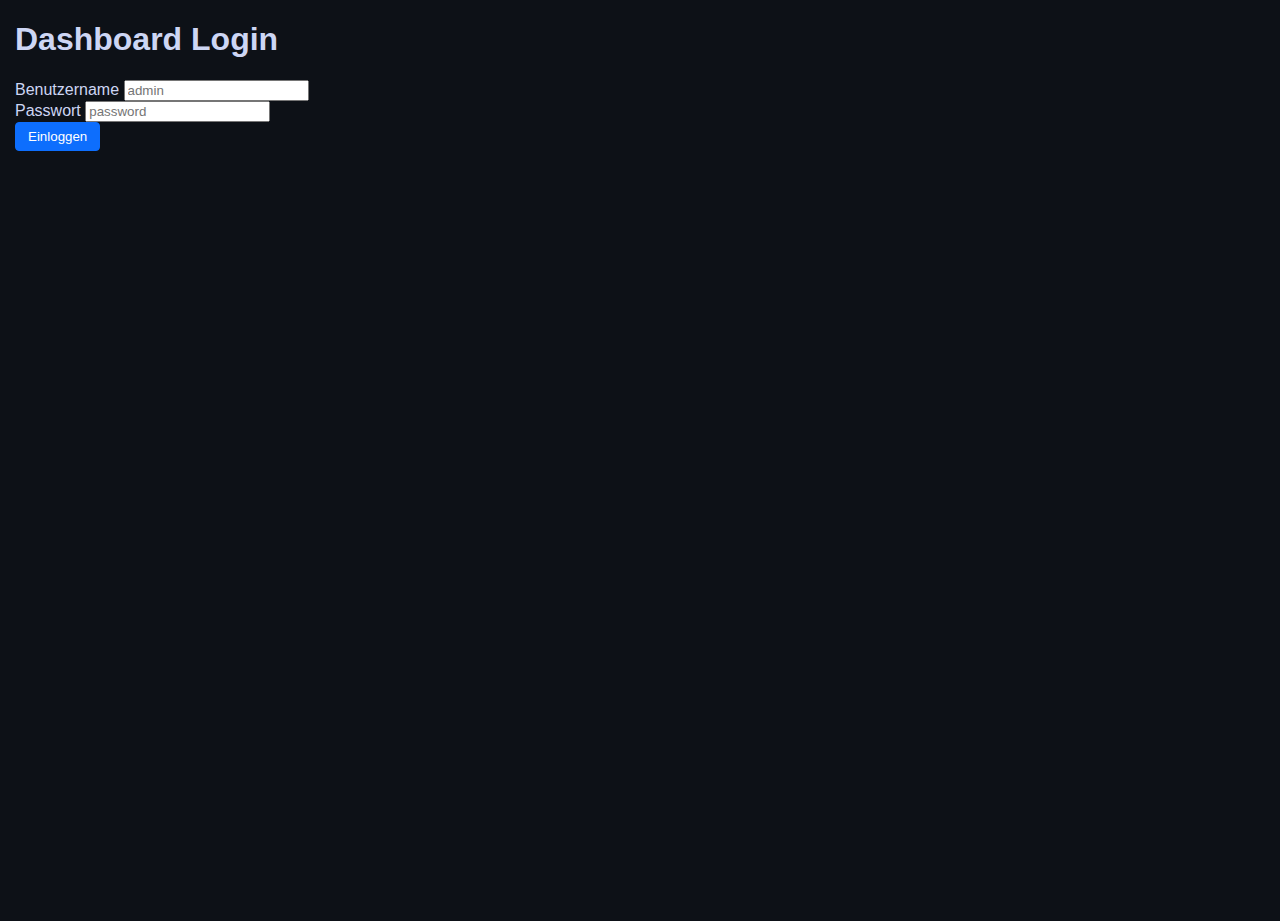
<file: web-dashboard/login.html>
<!DOCTYPE html>
<html lang="de">
<head>
    <meta charset="utf-8">
    <meta name="viewport" content="width=device-width, initial-scale=1">
    <title>Login – Anti‑Cheat Dashboard</title>
    <link rel="stylesheet" href="assets/css/bootstrap.min.css">
    <link rel="stylesheet" href="assets/css/custom.css">
    <link rel="stylesheet" href="style.css">
</head>
<body class="d-flex align-items-center" style="min-height:100vh;">
    <div class="container">
        <div class="row justify-content-center">
            <div class="col-md-4">
                <h1 class="h3 mb-3 text-center">Dashboard Login</h1>
                <form id="loginForm">
                    <div class="mb-3">
                        <label for="username" class="form-label">Benutzername</label>
                        <input type="text" class="form-control" id="username" placeholder="admin" required>
                    </div>
                    <div class="mb-3">
                        <label for="password" class="form-label">Passwort</label>
                        <input type="password" class="form-control" id="password" placeholder="password" required>
                    </div>
                    <button type="submit" class="btn btn-primary w-100">Einloggen</button>
                    <div id="error" class="text-danger mt-2" style="display:none;"></div>
                </form>
            </div>
        </div>
    </div>

    <script>
    document.getElementById('loginForm').addEventListener('submit', function(e) {
        e.preventDefault();
        const username = document.getElementById('username').value;
        const password = document.getElementById('password').value;
        fetch('api/auth.php', {
            method: 'POST',
            headers: {'Content-Type': 'application/x-www-form-urlencoded'},
            body: new URLSearchParams({username, password})
        })
        .then(res => res.json())
        .then(data => {
            if (data.success) {
                localStorage.setItem('token', data.token);
                window.location = 'index.html';
            } else {
                const err = document.getElementById('error');
                err.textContent = data.message;
                err.style.display = 'block';
            }
        });
    });
    </script>
</body>
</html>
</file>
<file: web-dashboard/assets/css/custom.css>
/* Custom dashboard styles */

.card {
    border: 1px solid #ddd;
    border-radius: 0.25rem;
}

.card-title {
    font-size: 1rem;
    font-weight: 600;
}
</file>
<file: web-dashboard/style.css>
/* web-dashboard/style.css
   Custom overrides for the anti‑cheat dashboard. Keep this file
   minimal – most styling is provided by Bootstrap. */

body {
    background-color: #0d1117;
    color: #cdd6f4;
}

.navbar, .navbar-dark.bg-dark {
    background: #111826 !important;
}

.card.bg-dark {
    background:#161d2b !important;
}

.card-title.text-muted { color:#7986a8 !important; }

table.table tbody tr { background:#182230; }
table.table thead th { background:#131b27; color:#cdd6f4; border-bottom:1px solid #233044; }
table.table tbody td { color:#cdd6f4; }

.table-striped>tbody>tr:nth-of-type(odd)>* { --bs-table-accent-bg: #141c28; }

canvas#serverChart { width:100% !important; }

.navbar-brand {
    font-weight: bold;
}

.card {
    box-shadow: 0 0.125rem 0.25rem rgba(0, 0, 0, 0.075);
}
</file>
